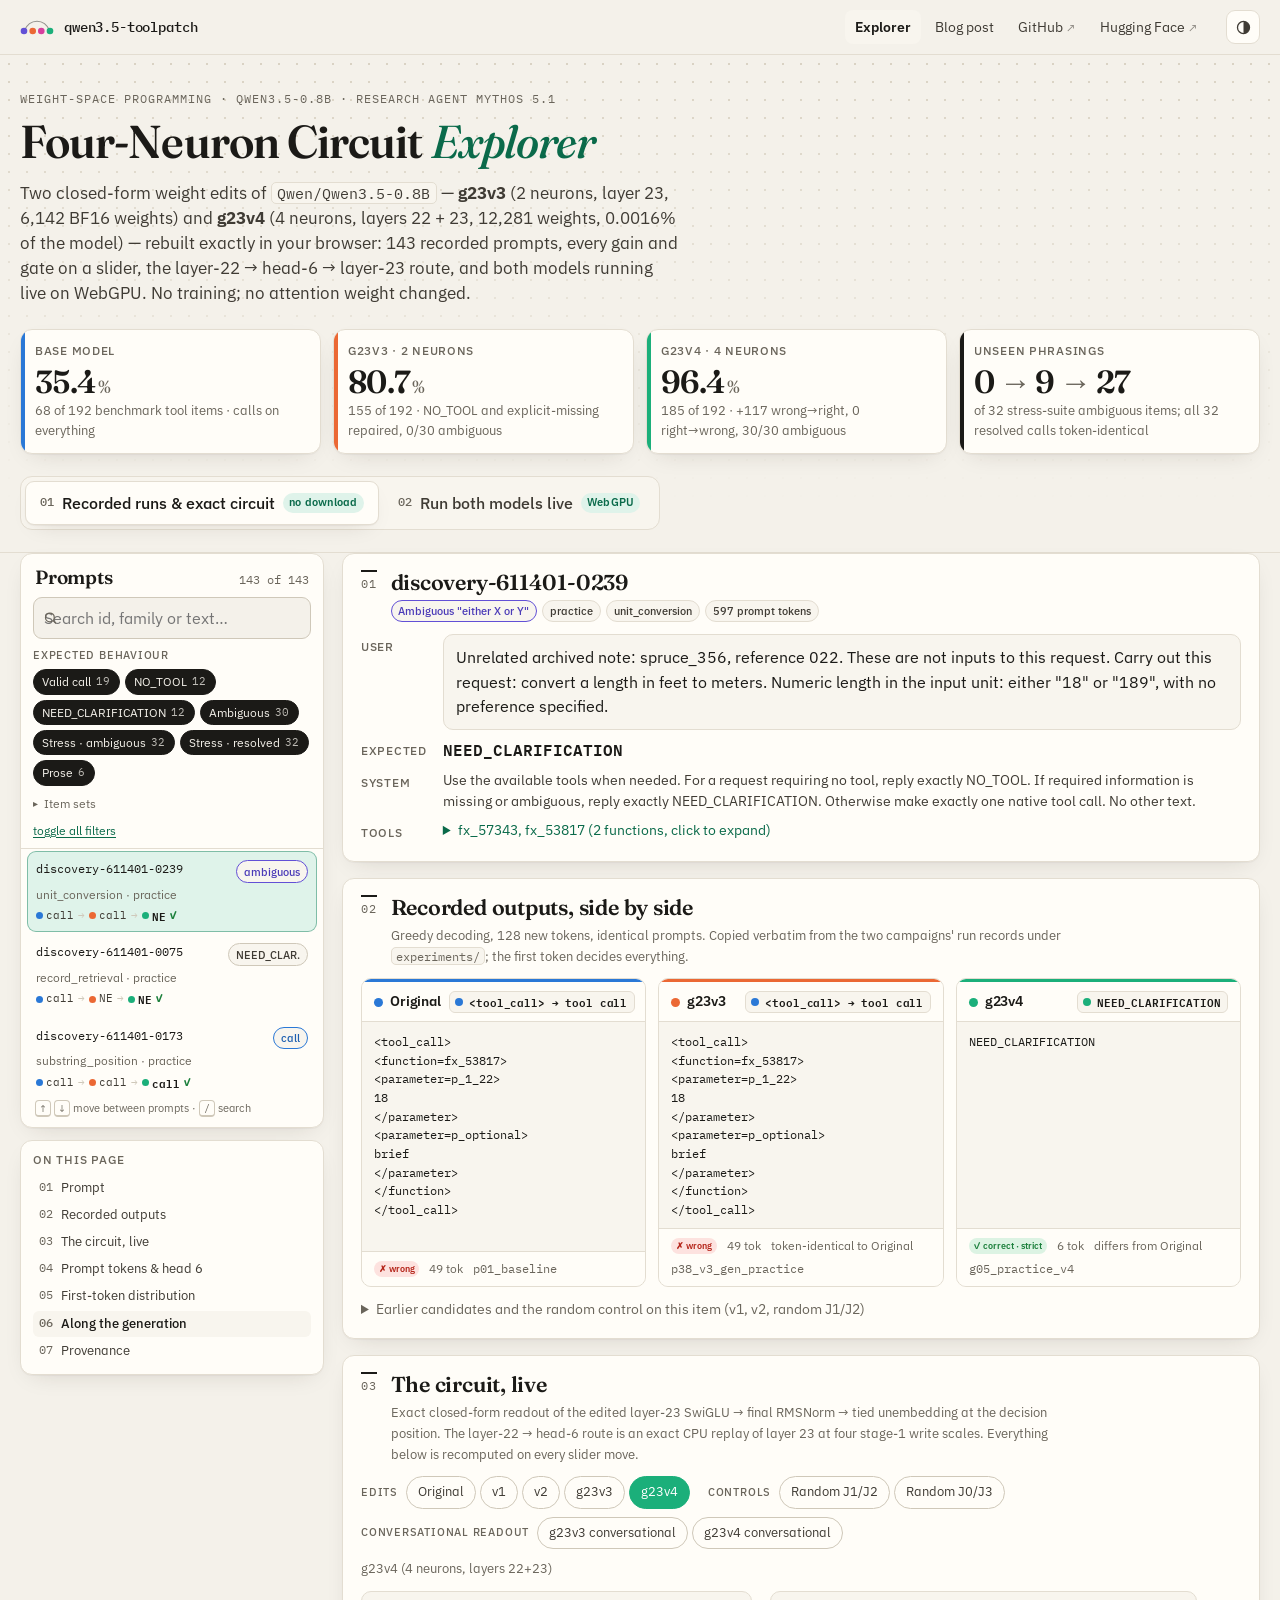
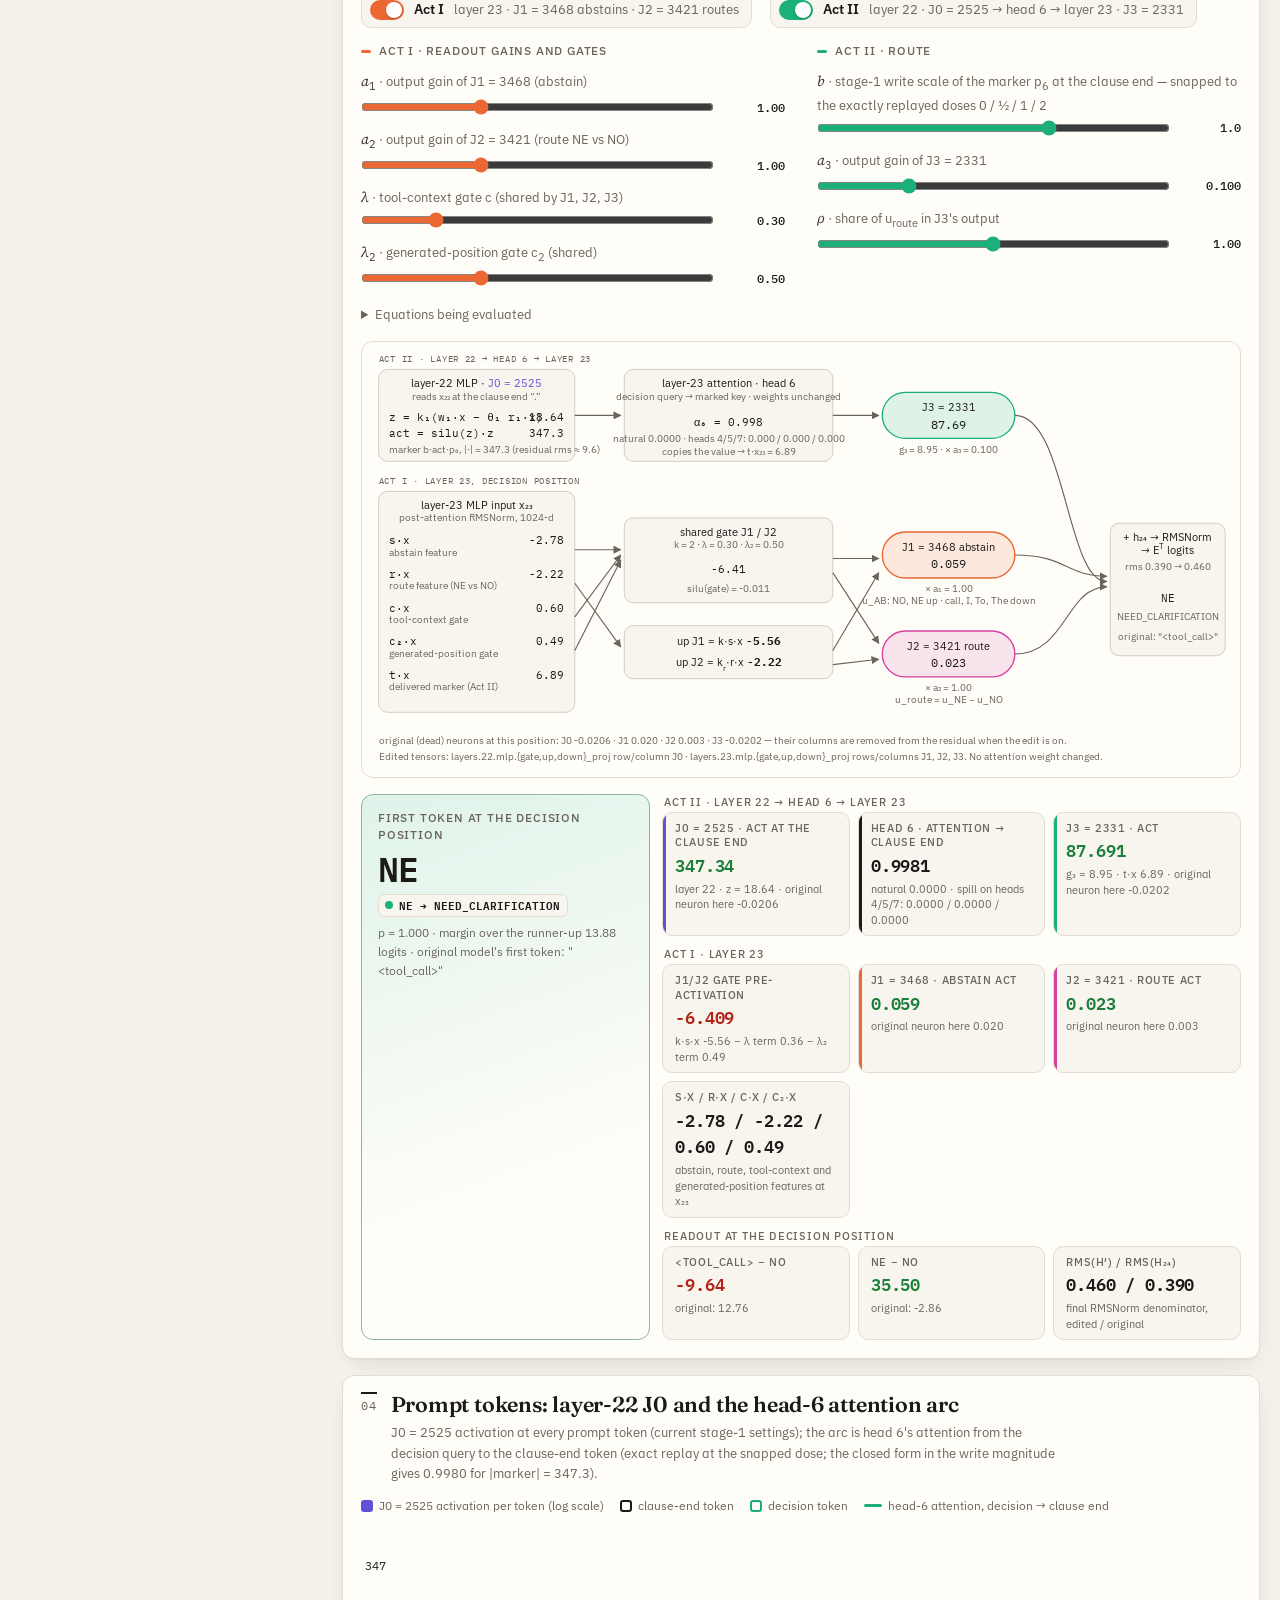
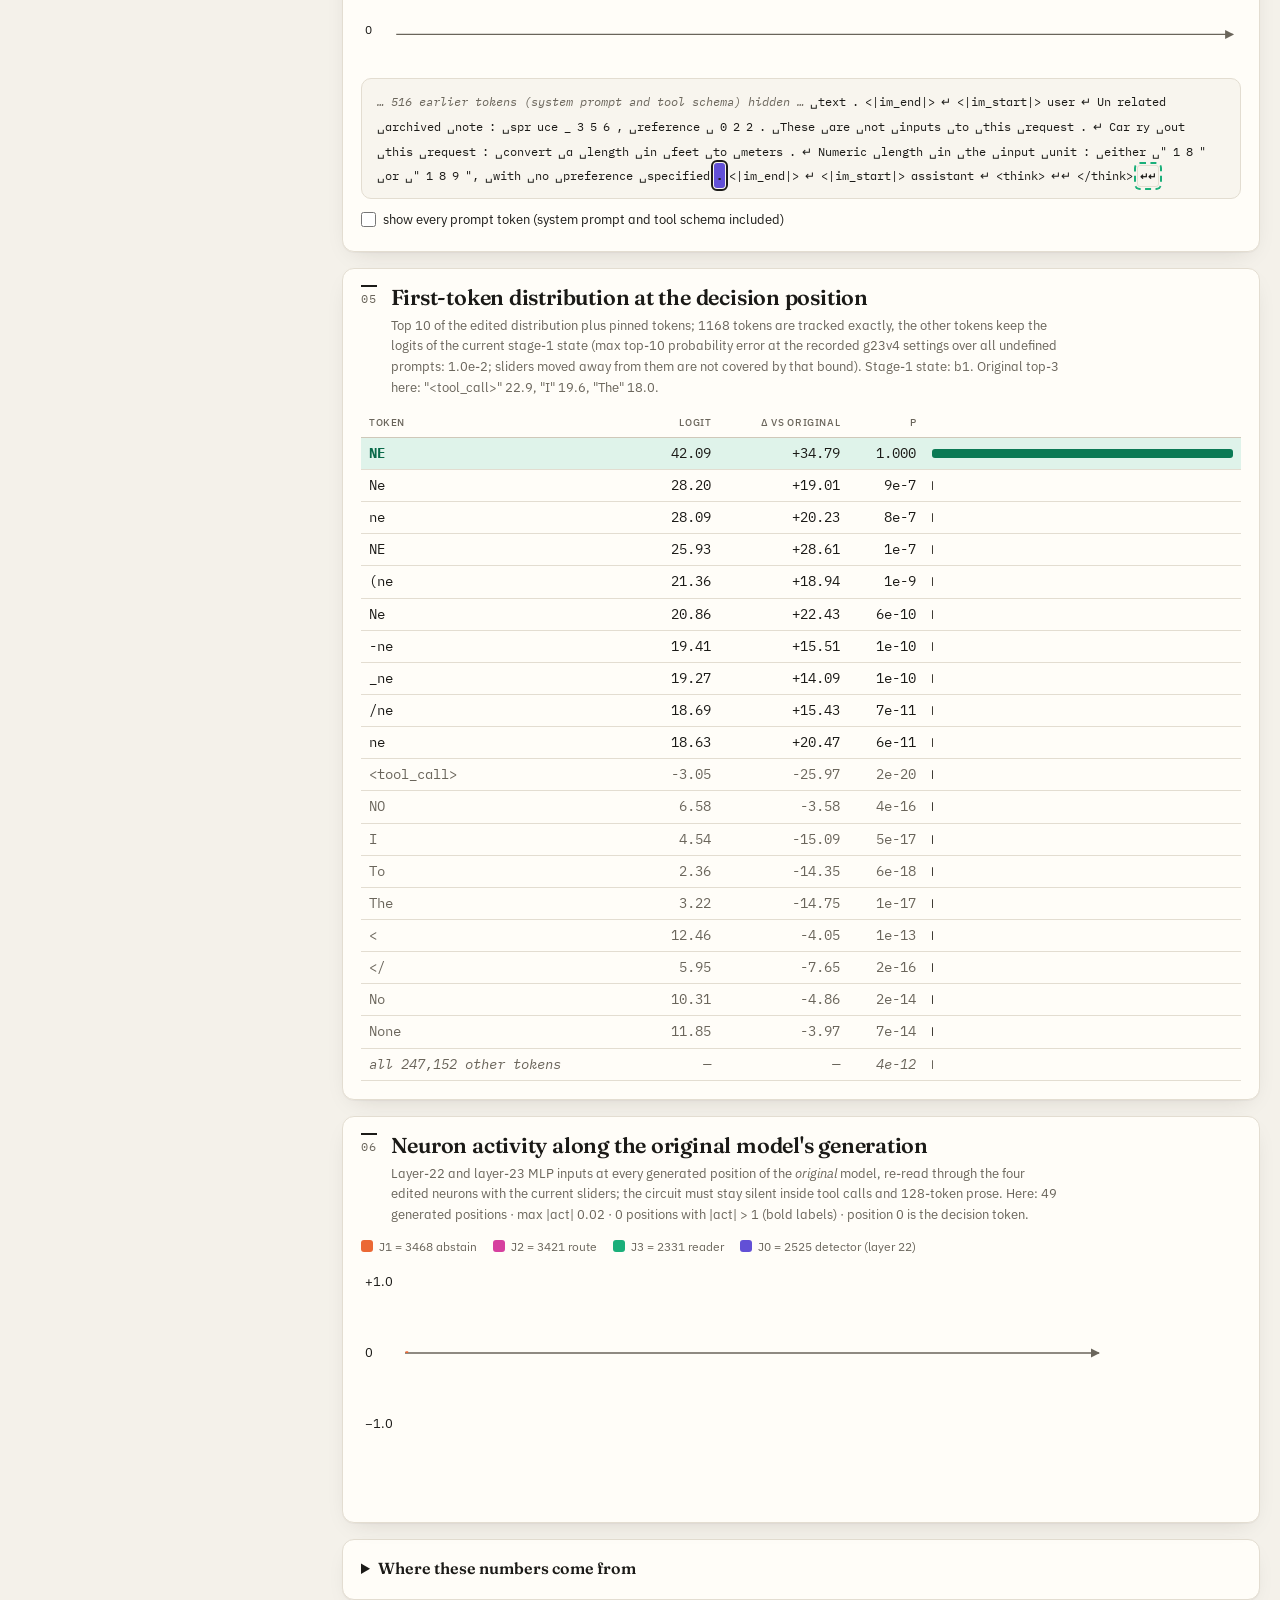
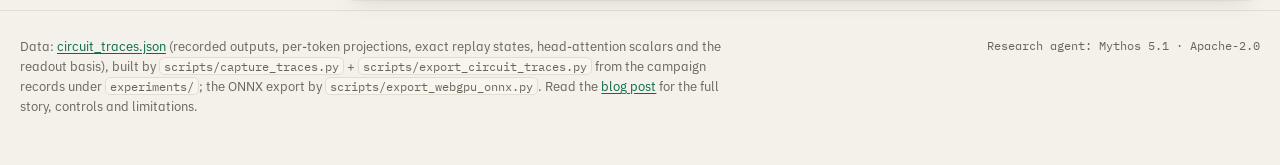
<file: docs/index.html>
<!doctype html>
<html lang="en">
<head>
<meta charset="utf-8">
<meta name="viewport" content="width=device-width, initial-scale=1">
<title>Four-Neuron Circuit Explorer: Qwen3.5-0.8B, g23v3 and g23v4</title>
<meta name="description" content="Interactively compare the original Qwen3.5-0.8B with the g23v3 (2 neurons) and g23v4 (4 neurons, 2 layers) weight edits: recorded benchmark outputs, a real-time exact simulator of the edited circuit including the layer-22 → head-6 → layer-23 route, and a live in-browser WebGPU runner.">
<meta name="theme-color" content="#f4f1ea" media="(prefers-color-scheme: light)">
<meta name="theme-color" content="#131412" media="(prefers-color-scheme: dark)">
<link rel="preconnect" href="https://fonts.googleapis.com">
<link rel="preconnect" href="https://fonts.gstatic.com" crossorigin>
<link rel="stylesheet" href="https://fonts.googleapis.com/css2?family=Fraunces:ital,opsz,wght@0,9..144,500;0,9..144,600;1,9..144,400;1,9..144,500&family=IBM+Plex+Mono:wght@400;500;600&family=IBM+Plex+Sans:wght@400;500;600&family=Source+Serif+4:ital,opsz,wght@0,8..60,400;1,8..60,400&display=swap">
<link rel="stylesheet" href="styles.css?v=20261104b">
<script src="theme.js?v=20261104b"></script>
<link rel="icon" href="data:image/svg+xml,%3Csvg xmlns='http://www.w3.org/2000/svg' viewBox='0 0 32 32'%3E%3Cpath d='M5 21C10 7 22 7 27 21' fill='none' stroke='%23888' stroke-width='1.5'/%3E%3Ccircle cx='5' cy='21' r='4' fill='%236250d6'/%3E%3Ccircle cx='12.3' cy='21' r='4' fill='%23eb6834'/%3E%3Ccircle cx='19.7' cy='21' r='4' fill='%23d6409f'/%3E%3Ccircle cx='27' cy='21' r='4' fill='%231baf7a'/%3E%3C/svg%3E">
</head>
<body>
<a class="skip" href="#main">Skip to content</a>
<header class="topbar">
  <div class="wrap navbar">
    <a class="brand" href="./" aria-label="qwen3.5-toolpatch home">
      <svg class="glyph" viewBox="0 0 34 20" aria-hidden="true"><path d="M4 14 C 10 1, 24 1, 30 14" fill="none" stroke="currentColor" stroke-width="1.2" opacity=".45"/><circle cx="4" cy="14" r="3.3" fill="var(--n-j0)"/><circle cx="12.7" cy="14" r="3.3" fill="var(--n-j1)"/><circle cx="21.3" cy="14" r="3.3" fill="var(--n-j2)"/><circle cx="30" cy="14" r="3.3" fill="var(--n-j3)"/></svg>
      <span class="name">qwen3.5-toolpatch</span>
    </a>
    <nav class="sitenav" aria-label="Site">
      <a class="current" href="./" aria-current="page">Explorer</a>
      <a href="blog.html">Blog post</a>
      <a class="ext" href="https://github.com/scasella/qwen3.5-toolpatch">GitHub</a>
      <a class="ext" href="https://huggingface.co/scasella91/Qwen3.5-0.8B-toolpatch-g23v4">Hugging Face</a>
    </nav>
    <button id="theme-toggle" class="iconbtn" type="button" aria-label="Theme">
      <svg class="auto" viewBox="0 0 24 24" fill="none" stroke="currentColor" stroke-width="1.8" aria-hidden="true"><circle cx="12" cy="12" r="8.5"/><path d="M12 3.5v17A8.5 8.5 0 0 0 12 3.5z" fill="currentColor" stroke="none"/></svg>
      <svg class="sun" viewBox="0 0 24 24" fill="none" stroke="currentColor" stroke-width="1.8" stroke-linecap="round" aria-hidden="true"><circle cx="12" cy="12" r="4"/><path d="M12 2.5v2.5M12 19v2.5M2.5 12H5M19 12h2.5M5.3 5.3l1.8 1.8M16.9 16.9l1.8 1.8M5.3 18.7l1.8-1.8M16.9 7.1l1.8-1.8"/></svg>
      <svg class="moon" viewBox="0 0 24 24" fill="none" stroke="currentColor" stroke-width="1.8" stroke-linejoin="round" aria-hidden="true"><path d="M20 14.5A8.5 8.5 0 0 1 9.5 4a8.5 8.5 0 1 0 10.5 10.5z"/></svg>
    </button>
  </div>
</header>

<section class="hero">
  <div class="wrap">
    <p class="kicker">Weight-space programming · Qwen3.5-0.8B · research agent Mythos 5.1</p>
    <h1>Four-Neuron Circuit <em>Explorer</em></h1>
    <p class="deck">Two closed-form weight edits of <code>Qwen/Qwen3.5-0.8B</code> — <b>g23v3</b> (2 neurons, layer 23, 6,142 BF16 weights) and <b>g23v4</b> (4 neurons, layers 22 + 23, 12,281 weights, 0.0016% of the model) — rebuilt exactly in your browser: 143 recorded prompts, every gain and gate on a slider, the layer-22 → head-6 → layer-23 route, and both models running live on WebGPU. No training; no attention weight changed.</p>
    <!-- Headline numbers are the campaigns' final tables (experiments/*/analysis, blog §1): 192 benchmark tool items and the 32 ambiguous items of the 64-item stress suite. They are not derivable from the 143-prompt explorer bundle, hence hard-coded here. -->
    <ul class="headline" aria-label="Headline results">
      <li class="stat base reveal"><span class="k">Base model</span><span class="v">35.4<small>%</small></span><span class="d">68 of 192 benchmark tool items · calls on everything</span></li>
      <li class="stat g23v3 reveal"><span class="k">g23v3 · 2 neurons</span><span class="v">80.7<small>%</small></span><span class="d">155 of 192 · NO_TOOL and explicit-missing repaired, 0/30 ambiguous</span></li>
      <li class="stat g23v4 reveal"><span class="k">g23v4 · 4 neurons</span><span class="v">96.4<small>%</small></span><span class="d">185 of 192 · +117 wrong→right, 0 right→wrong, 30/30 ambiguous</span></li>
      <li class="stat weights reveal"><span class="k">Unseen phrasings</span><span class="v">0<span class="arrow">→</span>9<span class="arrow">→</span>27</span><span class="d">of 32 stress-suite ambiguous items; all 32 resolved calls token-identical</span></li>
    </ul>
    <nav class="modes" role="tablist" aria-label="Mode">
      <button class="tab active" role="tab" id="tabbtn-explore" data-tab="explore" aria-selected="true" aria-controls="tab-explore"><span class="n">01</span> Recorded runs &amp; exact circuit <span class="pill">no download</span></button>
      <button class="tab" role="tab" id="tabbtn-live" data-tab="live" aria-selected="false" aria-controls="tab-live" tabindex="-1"><span class="n">02</span> Run both models live <span class="pill">WebGPU</span></button>
    </nav>
  </div>
</section>

<main id="main" class="wrap">
<!-- ===================================================== TAB 1 -->
<section id="tab-explore" class="tabpanel" role="tabpanel" aria-labelledby="tabbtn-explore">
  <div id="loading" class="loader" role="status"><div class="track"><div class="fill"></div></div><span class="msg">Loading the recorded runs and replay states (<code>data/circuit_traces.json</code>, 13 MB)…</span></div>
  <div id="explorer" class="explorer" hidden>
    <aside class="side">
      <div class="mobilebar"><span class="cur" id="mobile-cur">—</span><button class="ghost" id="browser-toggle" type="button" aria-expanded="false" aria-controls="browser">Change prompt</button></div>
      <div class="card browser" id="browser">
        <div class="browser-head"><h2>Prompts</h2><span class="count" id="count"></span></div>
        <div class="searchbox">
          <svg viewBox="0 0 24 24" fill="none" stroke="currentColor" stroke-width="2" stroke-linecap="round" aria-hidden="true"><circle cx="11" cy="11" r="7"/><path d="M20 20l-3.5-3.5"/></svg>
          <input id="search" type="search" placeholder="Search id, family or text…" aria-label="Search prompts" autocomplete="off">
          <button class="clear" id="search-clear" type="button" aria-label="Clear search" hidden>×</button>
        </div>
        <div class="filtergroups">
          <fieldset class="filters" id="filter-cohort"><legend>Expected behaviour</legend></fieldset>
          <details class="morefilters"><summary>Item sets</summary><fieldset class="filters" id="filter-set"><legend class="sr-only">Item set</legend></fieldset></details>
          <div class="filters-row"><button class="linkbtn" id="filters-all" type="button">toggle all filters</button></div>
        </div>
        <ul id="itemlist" class="itemlist" role="listbox" aria-label="Prompts"></ul>
        <p class="kbd-hint"><kbd>↑</kbd> <kbd>↓</kbd> move between prompts · <kbd>/</kbd> search</p>
      </div>
      <nav class="card onpage" aria-label="On this page"><h3>On this page</h3><ol id="onpage"></ol></nav>
    </aside>

    <div class="mainpane">
      <section class="sec reveal" id="s-prompt" aria-labelledby="item-title">
        <header class="sechead"><span class="num">01</span><h2 id="item-title">—</h2><div class="badges" id="item-badges"></div></header>
        <dl class="prompt">
          <dt>User</dt><dd><div id="p-user" class="user"></div></dd>
          <dt>Expected</dt><dd id="p-expected" class="expected"></dd>
          <dt>System</dt><dd id="p-system" class="sys"></dd>
          <dt>Tools</dt><dd><details class="tools"><summary id="p-tools-summary">tools</summary><pre id="p-tools" class="mono"></pre></details></dd>
        </dl>
      </section>

      <section class="sec reveal" id="s-outputs">
        <header class="sechead"><span class="num">02</span><h2>Recorded outputs, side by side</h2><p class="hint">Greedy decoding, 128 new tokens, identical prompts. Copied verbatim from the two campaigns' run records under <code>experiments/</code>; the first token decides everything.</p></header>
        <div class="outputs" id="outputs"></div>
        <details class="more" id="outputs-more"><summary>Earlier candidates and the random control on this item (v1, v2, random J1/J2)</summary><div class="outputs" id="outputs-extra"></div></details>
        <details class="more"><summary>Dose and negative controls on this item (qwen-7 passes k01–k04, 64-item control set)</summary><div class="outputs" id="outputs-ctrl"></div></details>
      </section>

      <section class="sec reveal" id="s-circuit">
        <header class="sechead"><span class="num">03</span><h2>The circuit, live</h2><p class="hint">Exact closed-form readout of the edited layer-23 SwiGLU → final RMSNorm → tied unembedding at the decision position. The layer-22 → head-6 route is an exact CPU replay of layer 23 at four stage-1 write scales. Everything below is recomputed on every slider move.</p></header>
        <div class="presets" id="variants" role="group" aria-label="Edit variant"></div>
        <p class="vdesc" id="variant-desc"></p>
        <div class="stages">
          <label class="switch act1"><input type="checkbox" id="ck-stage1" checked><b>Act I</b><span>layer 23 · J1 = 3468 abstains · J2 = 3421 routes</span></label>
          <label class="switch act2"><input type="checkbox" id="ck-stage2"><b>Act II</b><span>layer 22 · J0 = 2525 → head 6 → layer 23 · J3 = 2331</span></label>
        </div>
        <div class="circuit">
          <div class="sliders">
            <div class="slgroup">
              <h3 class="act1">Act I · readout gains and gates</h3>
              <label class="act1"><span><var>a</var><sub>1</sub> <i>· output gain of J1 = 3468 (abstain)</i></span><input type="range" id="sl-a1" min="0" max="3" step="0.05" aria-label="a1, J1 output gain"><output id="o-a1"></output></label>
              <label class="act1"><span><var>a</var><sub>2</sub> <i>· output gain of J2 = 3421 (route NE vs NO)</i></span><input type="range" id="sl-a2" min="0" max="3" step="0.05" aria-label="a2, J2 output gain"><output id="o-a2"></output></label>
              <label class="act1"><span><var>λ</var> <i>· tool-context gate c (shared by J1, J2, J3)</i></span><input type="range" id="sl-lam" min="0" max="1.5" step="0.01" aria-label="lambda, tool-context gate"><output id="o-lam"></output></label>
              <label class="act1"><span><var>λ</var><sub>2</sub> <i>· generated-position gate c<sub>2</sub> (shared)</i></span><input type="range" id="sl-lam2" min="0" max="1.5" step="0.01" aria-label="lambda 2, generated-position gate"><output id="o-lam2"></output></label>
            </div>
            <div class="slgroup">
              <h3 class="act2">Act II · route</h3>
              <label class="act2"><span><var>b</var> <i>· stage-1 write scale of the marker p<sub>6</sub> at the clause end — snapped to the exactly replayed doses 0 / ½ / 1 / 2</i></span><input type="range" id="sl-b" min="0" max="3" step="1" aria-label="b, stage-1 write scale"><output id="o-b"></output></label>
              <label class="act2"><span><var>a</var><sub>3</sub> <i>· output gain of J3 = 2331</i></span><input type="range" id="sl-a3" min="0" max="0.4" step="0.005" aria-label="a3, J3 output gain"><output id="o-a3"></output></label>
              <label class="act2"><span><var>ρ</var> <i>· share of u<sub>route</sub> in J3's output</i></span><input type="range" id="sl-rho" min="0" max="2" step="0.05" aria-label="rho, share of u_route"><output id="o-rho"></output></label>
            </div>
            <details class="eqbox"><summary>Equations being evaluated</summary><p class="eq mono" id="eq"></p></details>
          </div>
          <div class="schematic" id="schematic"></div>
        </div>
        <div class="readouts" id="readouts"></div>
        <div class="sr-only" id="a11y-decision" aria-live="polite"></div>
      </section>

      <section class="sec reveal" id="s-tokens">
        <header class="sechead"><span class="num">04</span><h2>Prompt tokens: layer-22 J0 and the head-6 attention arc</h2><p class="hint" id="heat-hint"></p></header>
        <div class="legend"><span class="lg"><i class="sw" style="--lc:var(--n-j0)"></i>J0 = 2525 activation per token (log scale)</span><span class="lg"><i class="sw ring" style="--lc:var(--ink)"></i>clause-end token</span><span class="lg"><i class="sw ring" style="--lc:var(--c-g23v4)"></i>decision token</span><span class="lg"><i class="sw line" style="--lc:var(--c-g23v4)"></i>head-6 attention, decision → clause end</span></div>
        <div id="posstrip" class="trace"></div>
        <div id="tokheat" class="tokheat"></div>
        <p class="small" style="margin:10px 0 0"><label class="check"><input type="checkbox" id="ck-alltok"> show every prompt token (system prompt and tool schema included)</label></p>
      </section>

      <section class="sec reveal" id="s-dist">
        <header class="sechead"><span class="num">05</span><h2>First-token distribution at the decision position</h2><p class="hint" id="dist-hint"></p></header>
        <div class="dist">
          <table class="tokens" id="toktable"><thead><tr><th>token</th><th class="num">logit</th><th class="num">Δ vs original</th><th class="num">p</th><th></th></tr></thead><tbody></tbody></table>
        </div>
      </section>

      <section class="sec reveal" id="s-trace">
        <header class="sechead"><span class="num">06</span><h2>Neuron activity along the original model's generation</h2><p class="hint" id="trace-hint">Layer-22 and layer-23 MLP inputs at every generated position of the <em>original</em> model, re-read through the four edited neurons with the current sliders. The circuit must stay silent inside tool calls and 128-token prose.</p></header>
        <div class="legend"><span class="lg"><i class="sw" style="--lc:var(--n-j1)"></i>J1 = 3468 abstain</span><span class="lg"><i class="sw" style="--lc:var(--n-j2)"></i>J2 = 3421 route</span><span class="lg"><i class="sw" style="--lc:var(--n-j3)"></i>J3 = 2331 reader</span><span class="lg"><i class="sw" style="--lc:var(--n-j0)"></i>J0 = 2525 detector (layer 22)</span></div>
        <div id="trace" class="trace"></div>
      </section>

      <details class="sec provenance" id="s-provenance"><summary>Where these numbers come from</summary><div id="provenance"></div></details>
    </div>
  </div>
</section>

<!-- ===================================================== TAB 2 -->
<section id="tab-live" class="tabpanel live" role="tabpanel" aria-labelledby="tabbtn-live" hidden>
  <ol class="steps">
    <li class="step">
      <div class="stephead"><span class="sn" aria-hidden="true"></span><h2>Check WebGPU</h2></div>
      <p class="small">Real token generation with <a href="https://huggingface.co/docs/transformers.js">Transformers.js</a> + ONNX Runtime Web on WebGPU, inside a Web Worker. Everything stays in your browser.</p>
      <div id="gpu-status" class="notice">Checking WebGPU…</div>
    </li>
    <li class="step">
      <div class="stephead"><span class="sn" aria-hidden="true"></span><h2>Load the models</h2></div>
      <p class="small">One download serves both models: the fp16 decoder (≈1.5&nbsp;GB) plus 4-bit embeddings (≈150&nbsp;MB), cached by your browser in 64&nbsp;MB chunks. The edited model is produced in memory by writing the 12,281 edited values into the layer-22 and layer-23 MLP tensors of the downloaded original; the SHA-256 of the result is checked against the published edited file.</p>
      <div class="row">
        <label class="grow">Model source <input id="model-source" type="text" value="scasella91/Qwen3.5-0.8B-toolpatch-g23v4-ONNX" spellcheck="false"></label>
        <label class="check inline"><input type="checkbox" id="keep-both" checked> keep both models resident</label>
        <button id="btn-load" class="primary" type="button" disabled>Load models</button>
      </div>
      <div id="load-progress" class="progress"></div>
      <details class="more"><summary>Why fp16 and not a ~650 MB 4-bit build</summary><p class="small">The edit reads directions in the residual stream that were fitted on the BF16 model. With a q4 backbone that input drifts (cosine ≈0.89 to the BF16 activations on the same prompts) and the gates stay closed, so the neurons never fire; measured by <code>scripts/export_webgpu_onnx.py --drift</code> (report: <a href="data/webgpu_export_report.json">webgpu_export_report.json</a>). The layer-22 and layer-23 MLP tensors are kept in fp16 so block quantization cannot distort J0, J1, J2 or J3.</p></details>
      <p class="callout">The live runner uses an ONNX export, not the campaigns' BF16 MLX weights. Treat its outputs as a demonstration; the token-identical claims in the blog post refer to the recorded runs in the first mode.</p>
    </li>
    <li class="step">
      <div class="stephead"><span class="sn" aria-hidden="true"></span><h2>Prompt</h2><button id="btn-use-item" class="ghost" type="button" style="margin-left:auto">Use the prompt selected in the explorer</button></div>
      <label>System prompt<textarea id="live-system" rows="2"></textarea></label>
      <label>Tools (JSON array of OpenAI-style function tools, <code>[]</code> for none)<textarea id="live-tools" rows="6" class="mono" spellcheck="false"></textarea></label>
      <label>User message<textarea id="live-user" rows="3"></textarea></label>
    </li>
    <li class="step">
      <div class="stephead"><span class="sn" aria-hidden="true"></span><h2>Run original → g23v4</h2></div>
      <div class="row">
        <label class="inline">max new tokens <input id="live-max" type="number" min="1" max="512" value="128"></label>
        <button id="btn-run" class="primary" type="button" disabled>Run both</button>
        <button id="btn-stop" class="ghost" type="button" disabled>Stop</button>
      </div>
      <div class="livegrid" style="margin-top:12px">
        <article class="gen original" id="gen-original"><div class="genhead"><h3>Original Qwen3.5-0.8B</h3><span class="stats"></span></div><pre class="out mono"></pre><div class="firstlogits"></div></article>
        <article class="gen edited" id="gen-edited"><div class="genhead"><h3>Edited g23v4</h3><span class="stats"></span></div><pre class="out mono"></pre><div class="firstlogits"></div></article>
      </div>
      <pre id="live-log" class="log mono" style="margin-top:12px" aria-label="Runner log"></pre>
    </li>
  </ol>
</section>
</main>

<footer class="foot">
  <div class="wrap">
    <p>Data: <a href="data/circuit_traces.json">circuit_traces.json</a> (recorded outputs, per-token projections, exact replay states, head-attention scalars and the readout basis), built by <code>scripts/capture_traces.py</code> + <code>scripts/export_circuit_traces.py</code> from the campaign records under <code>experiments/</code>; the ONNX export by <code>scripts/export_webgpu_onnx.py</code>. Read the <a href="blog.html">blog post</a> for the full story, controls and limitations.</p>
    <p class="credit">Research agent: Mythos 5.1 · Apache-2.0</p>
  </div>
</footer>
<script type="module" src="app.js?v=20261104b"></script>
</body>
</html>
</file>
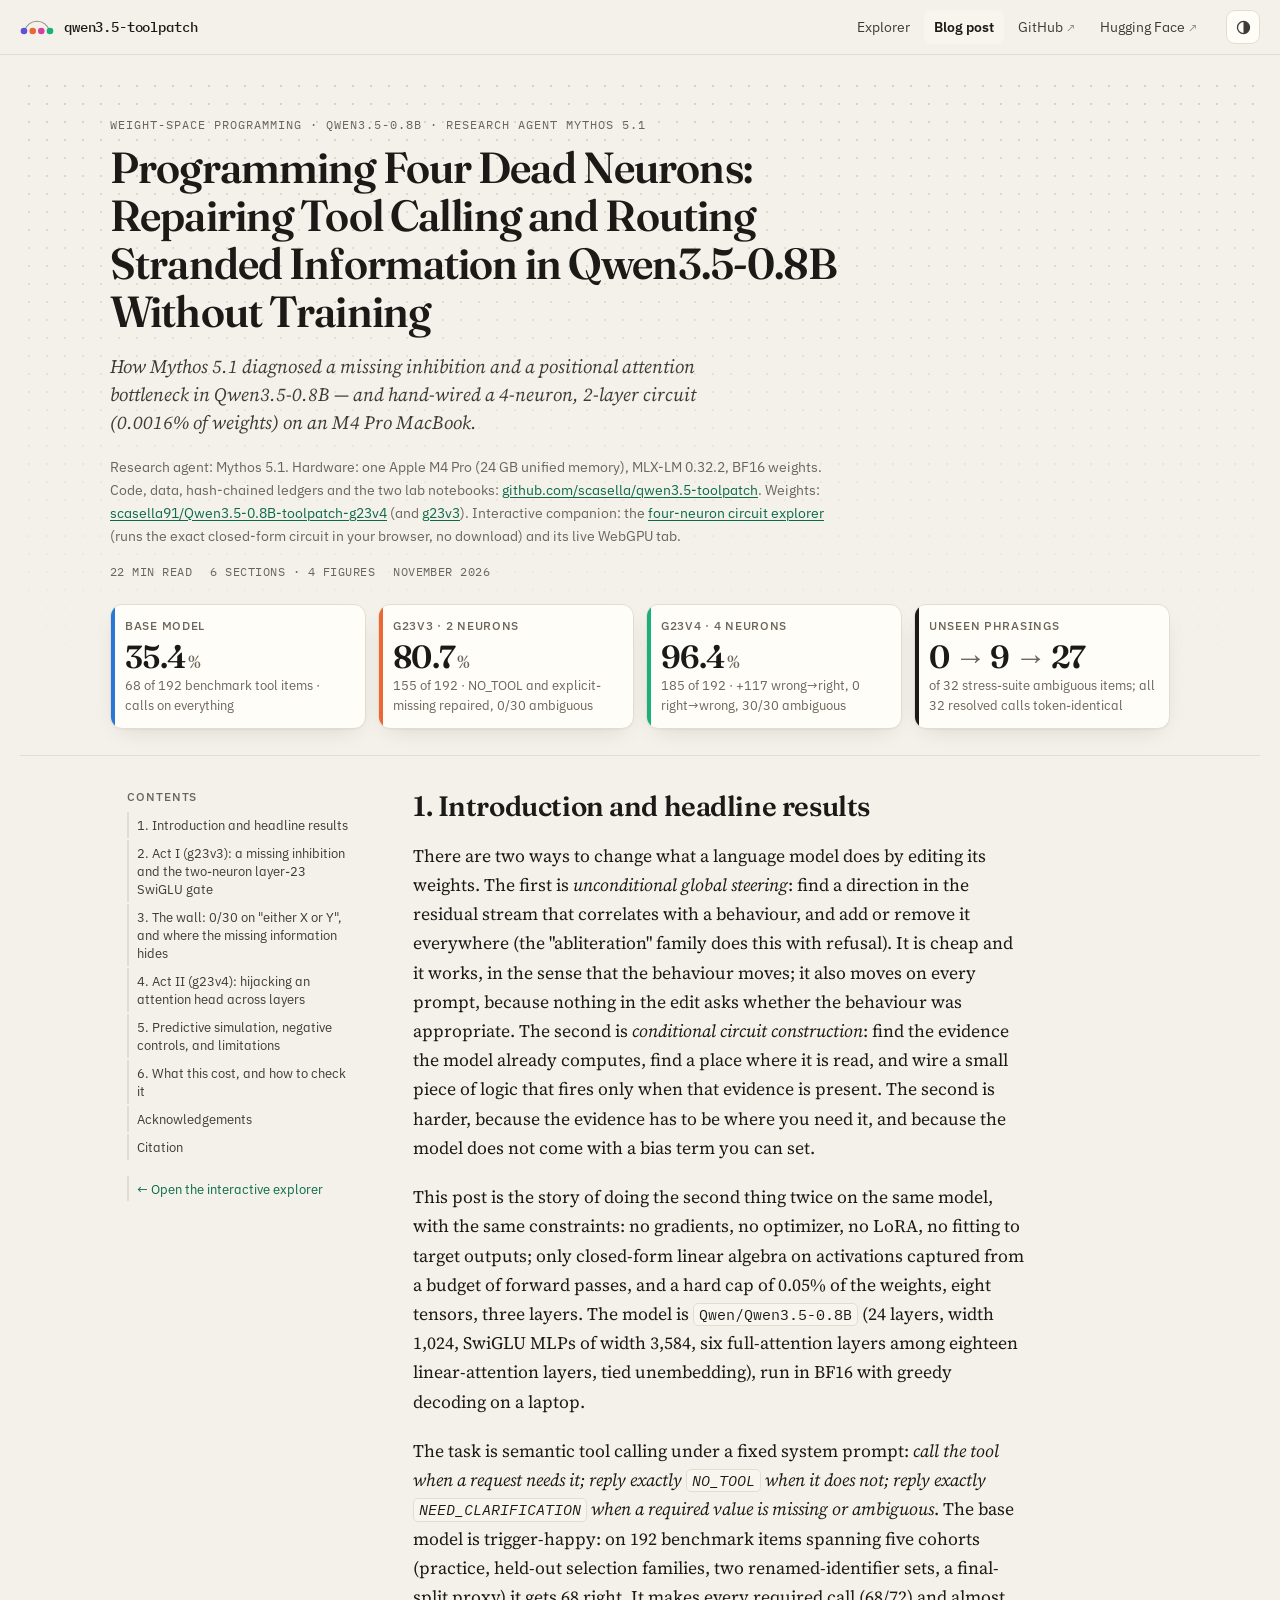
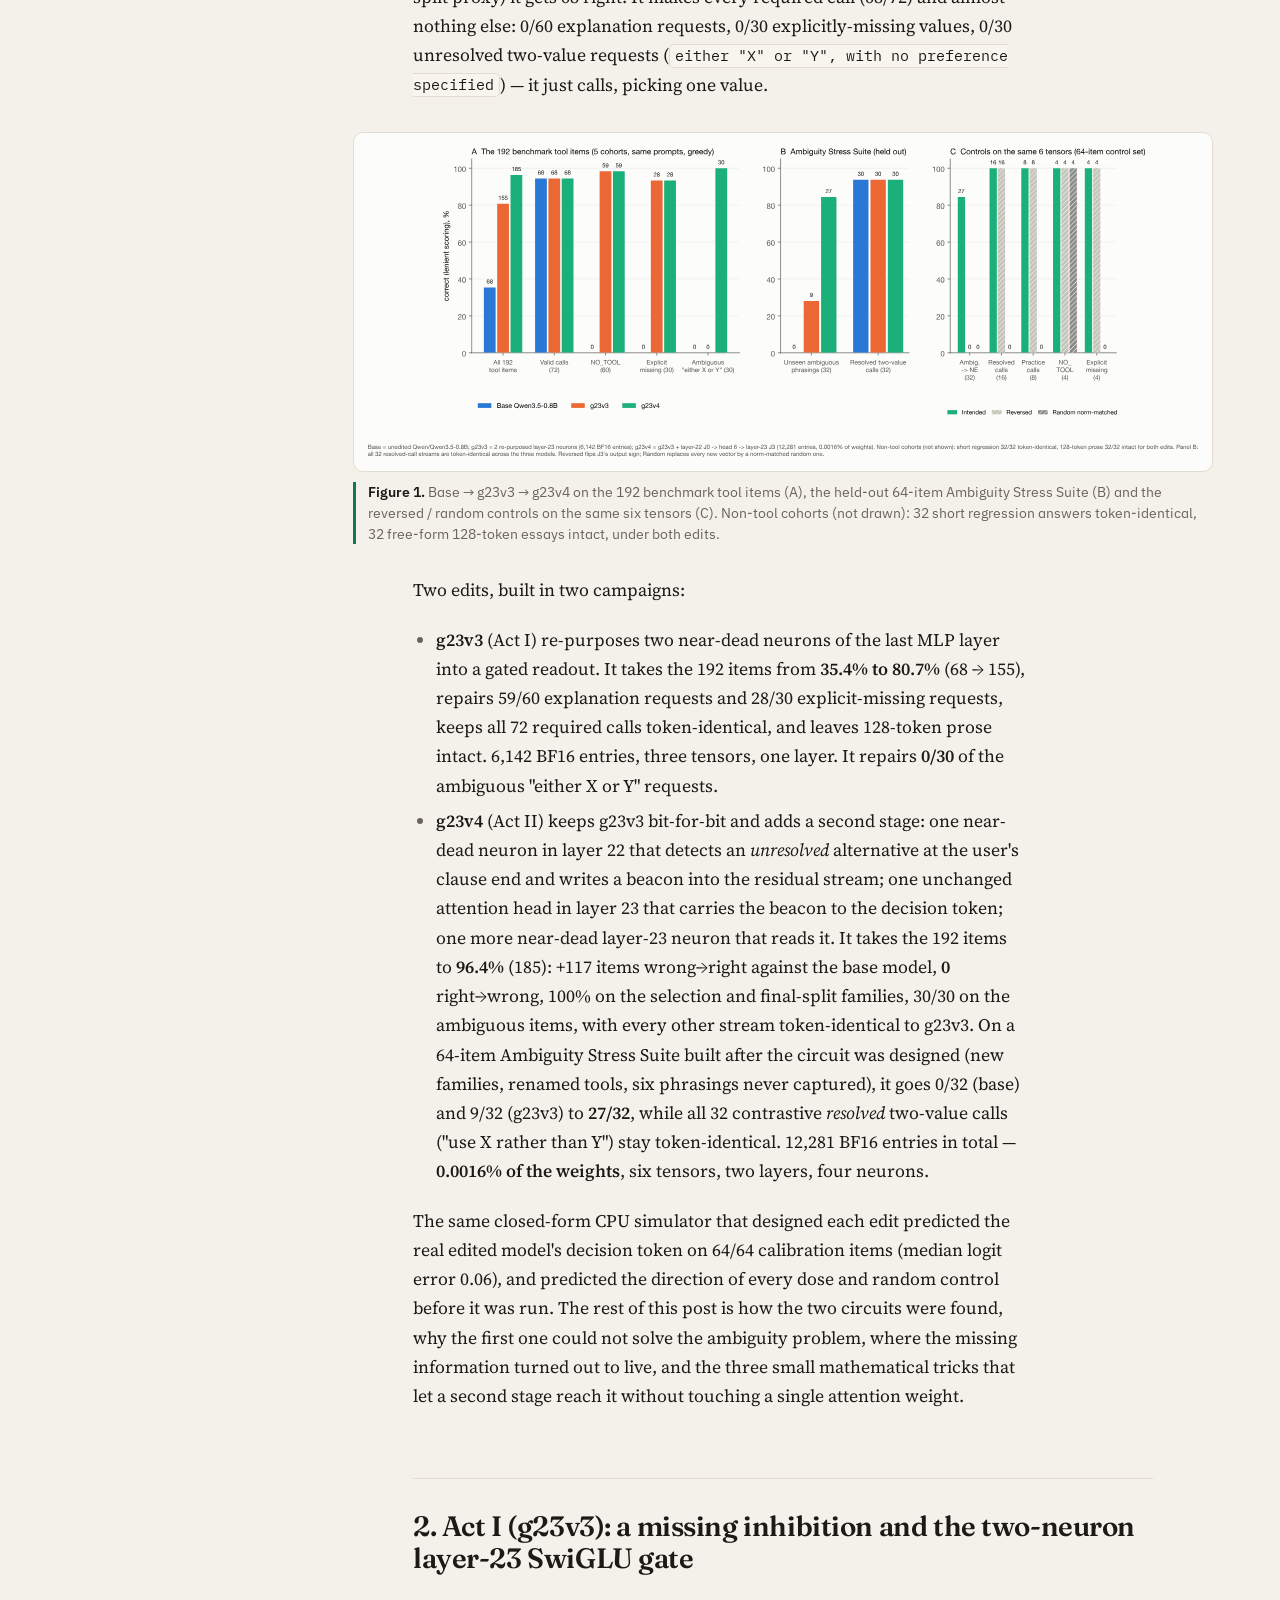
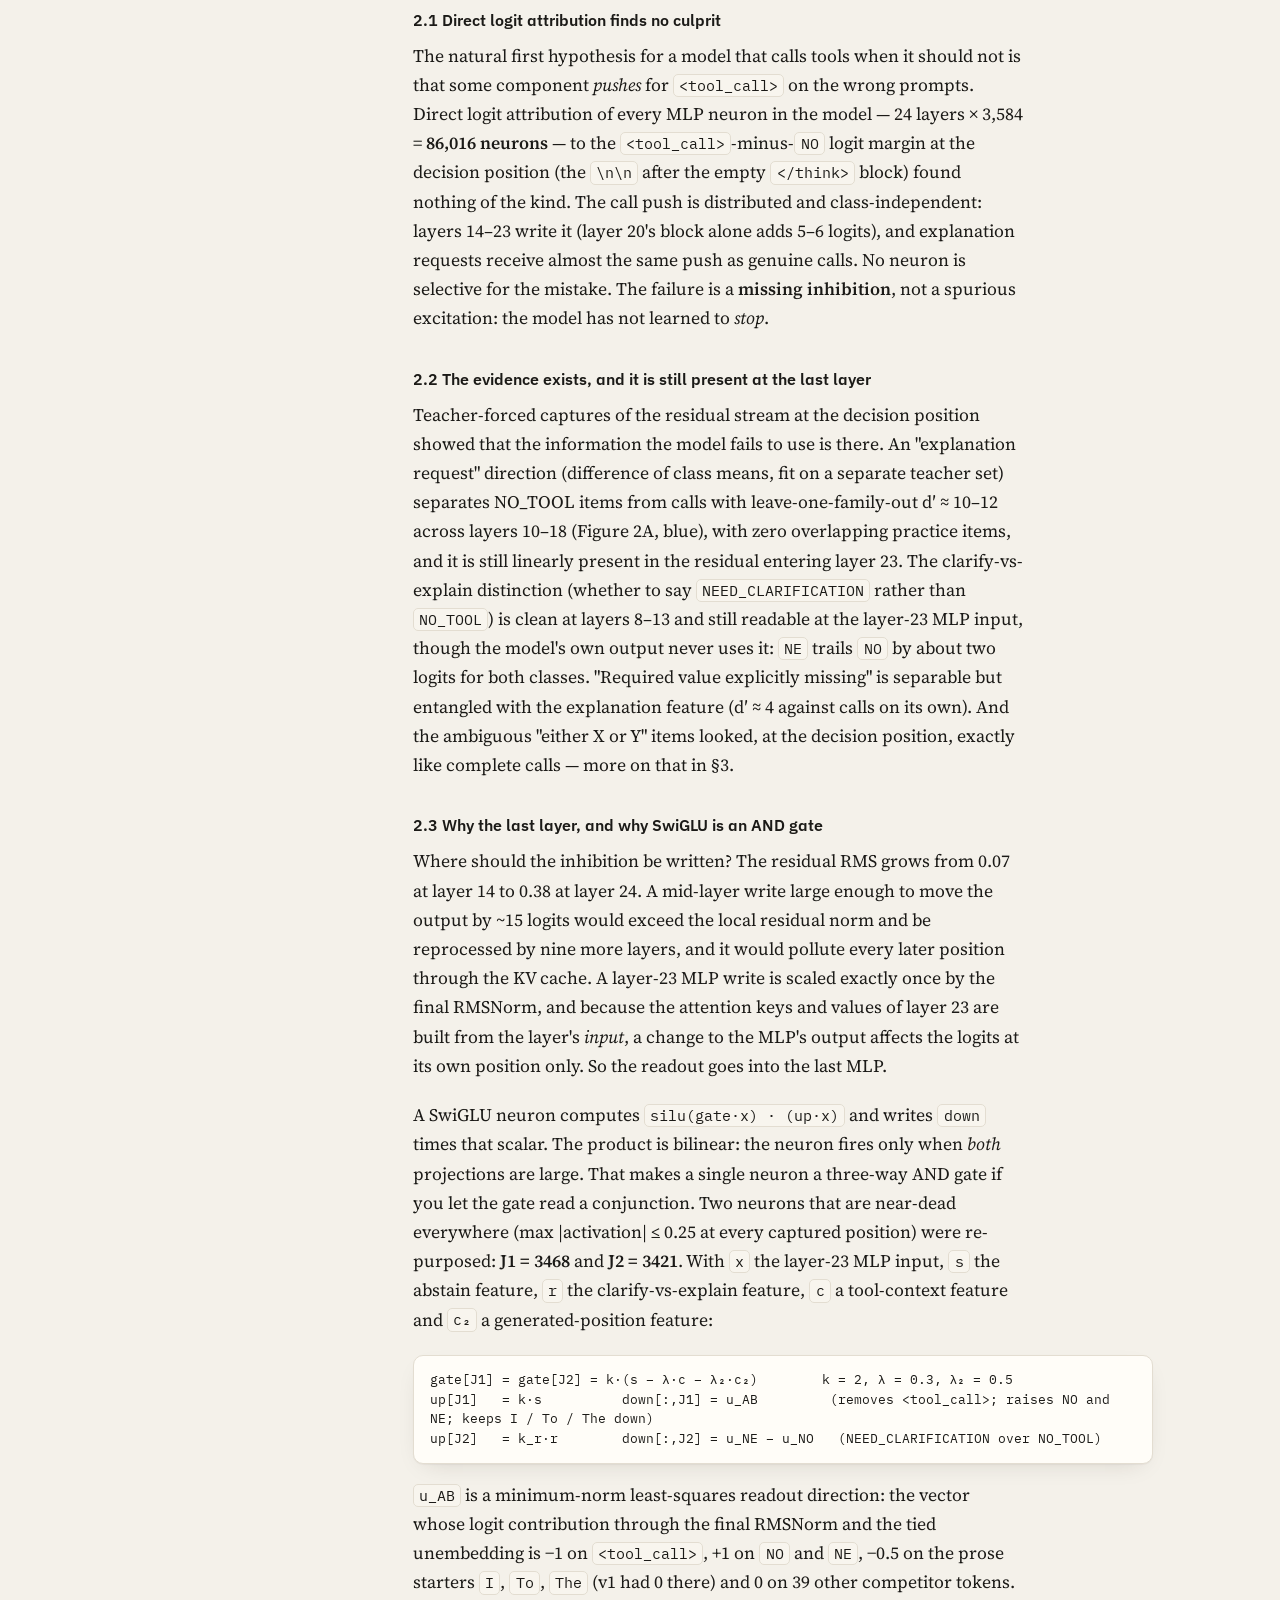
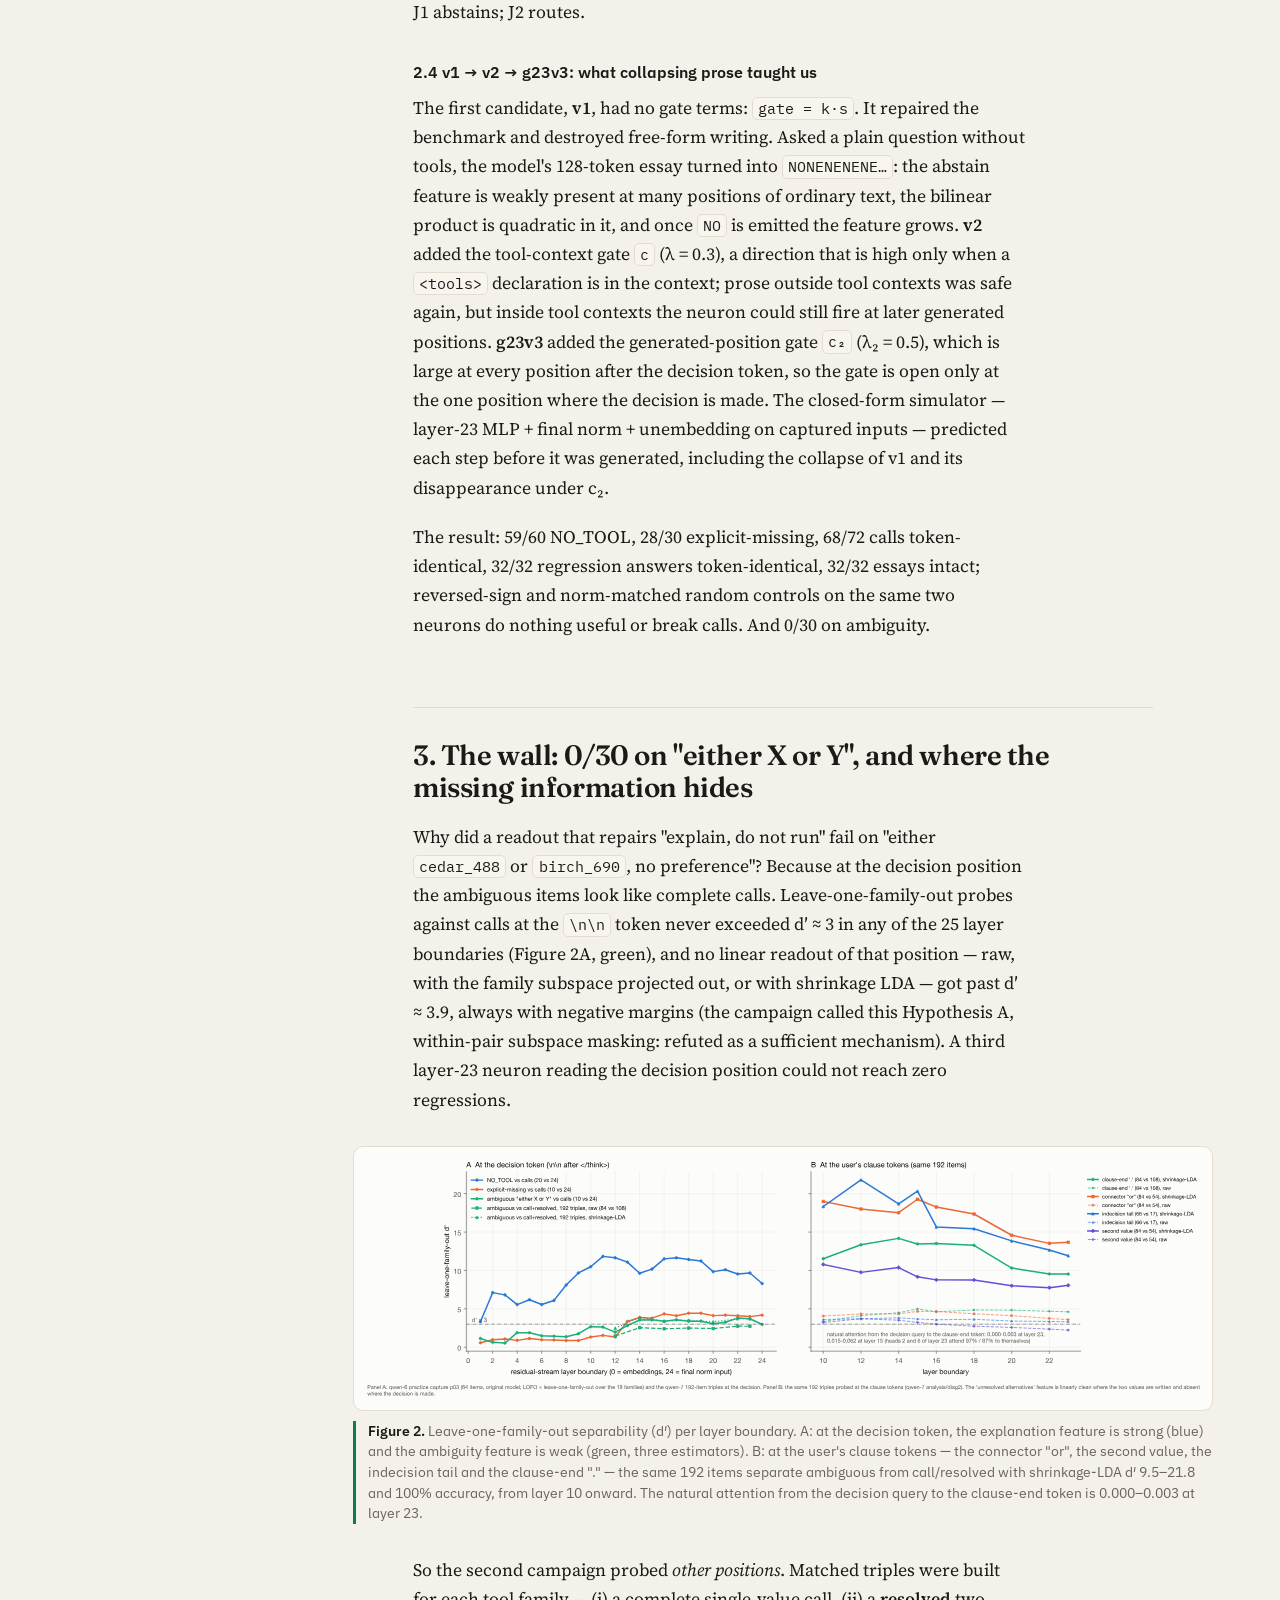
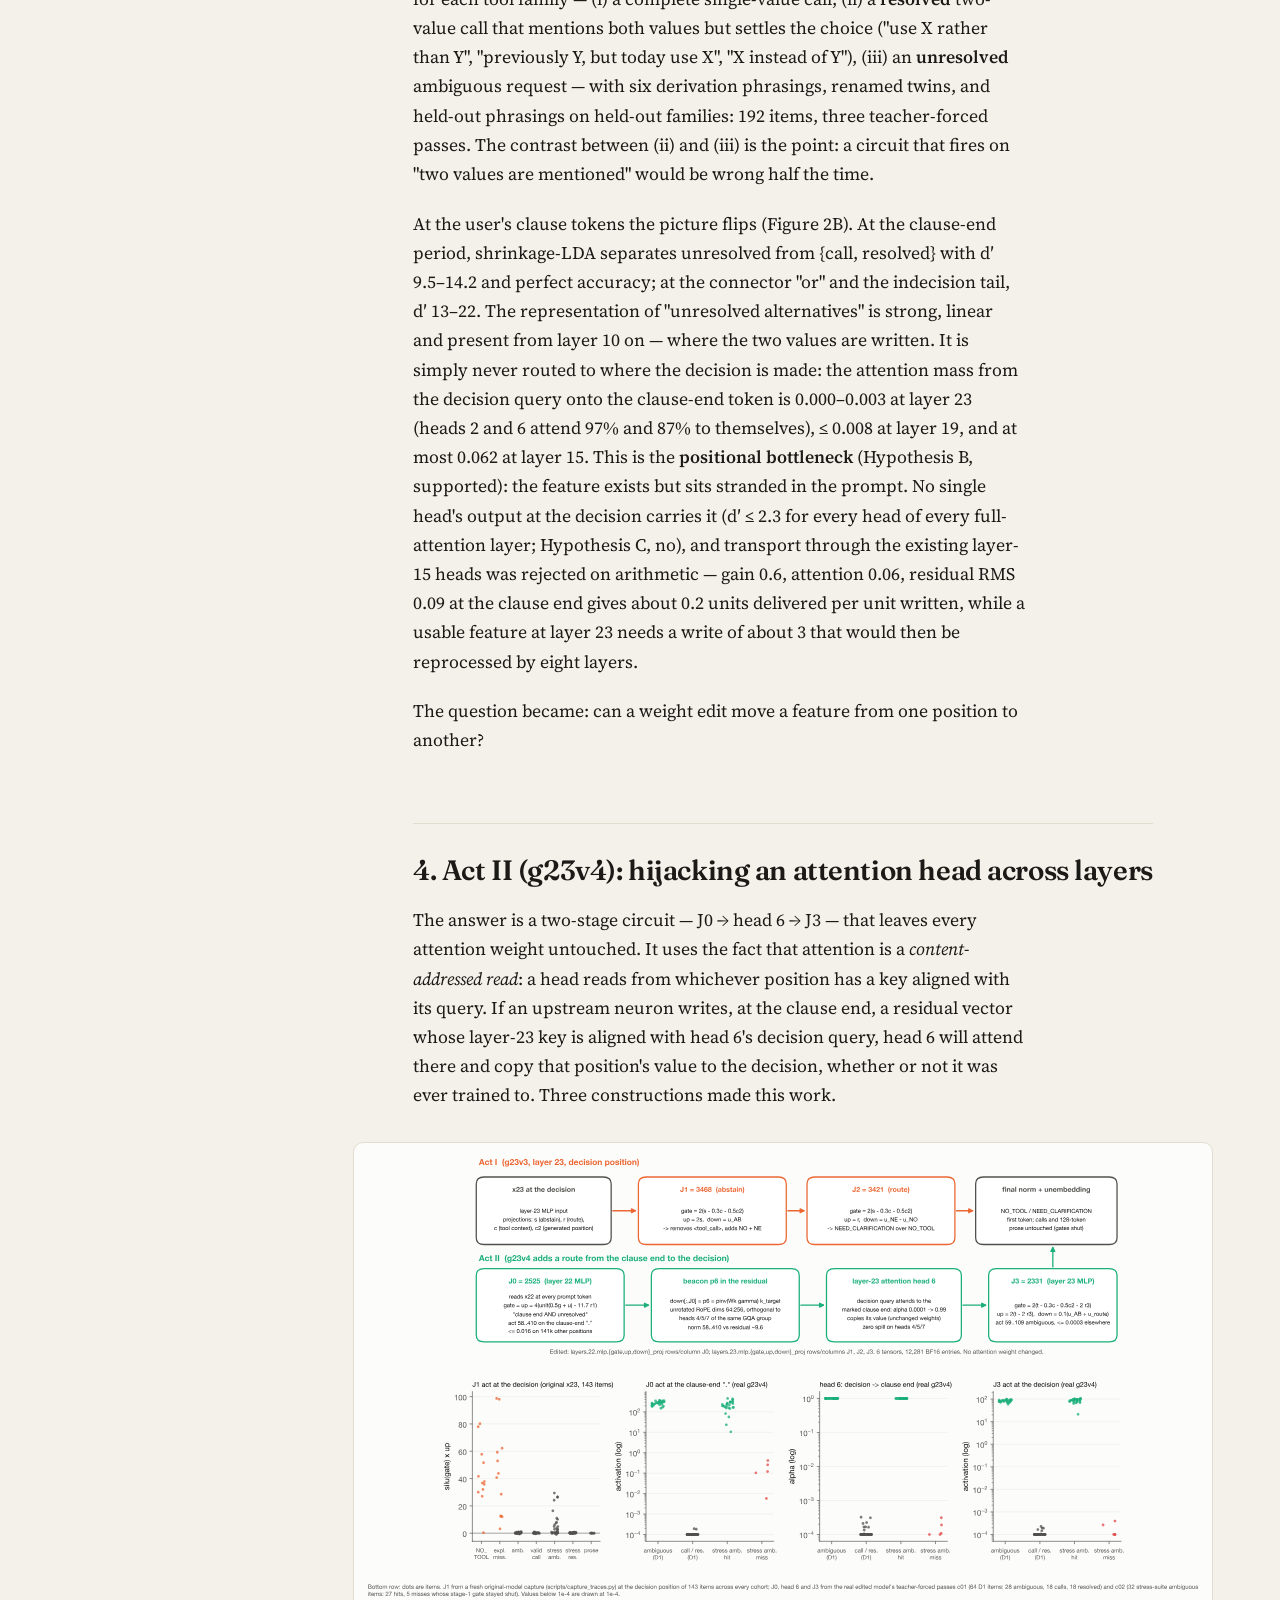
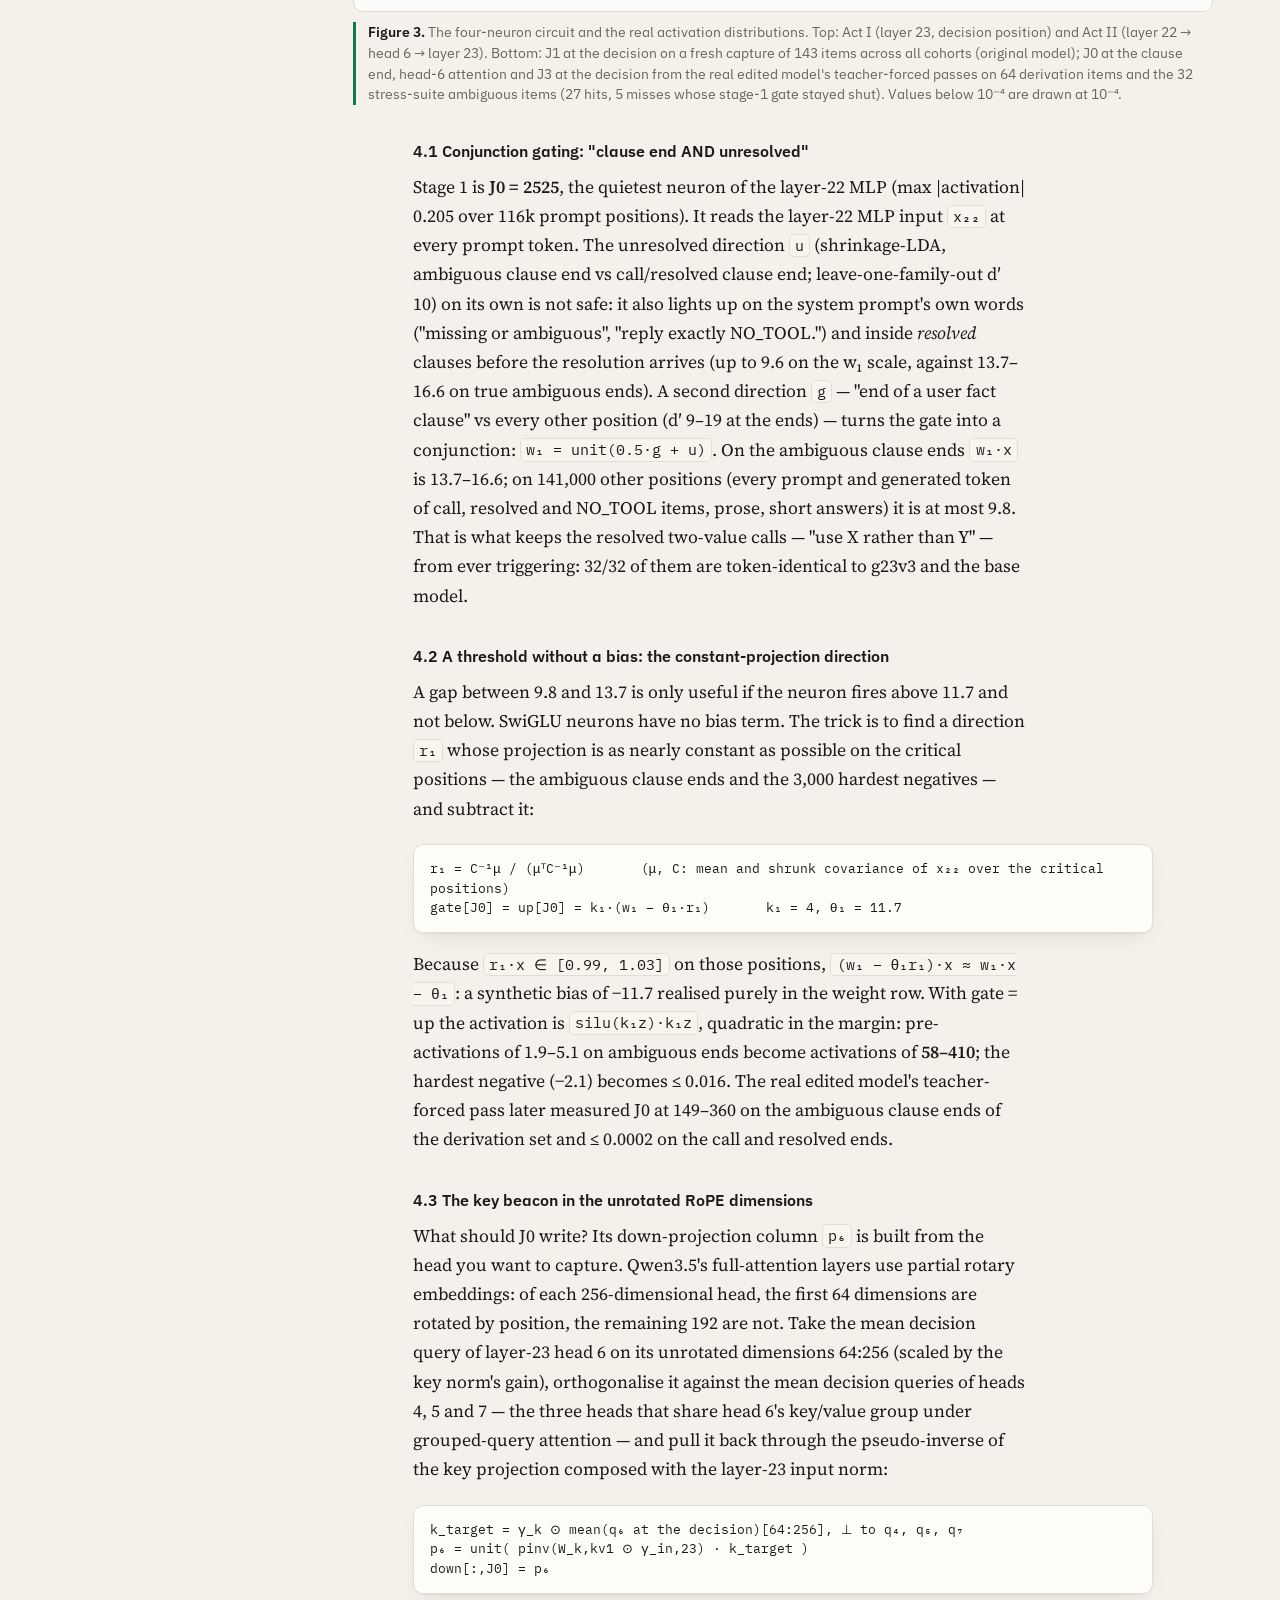
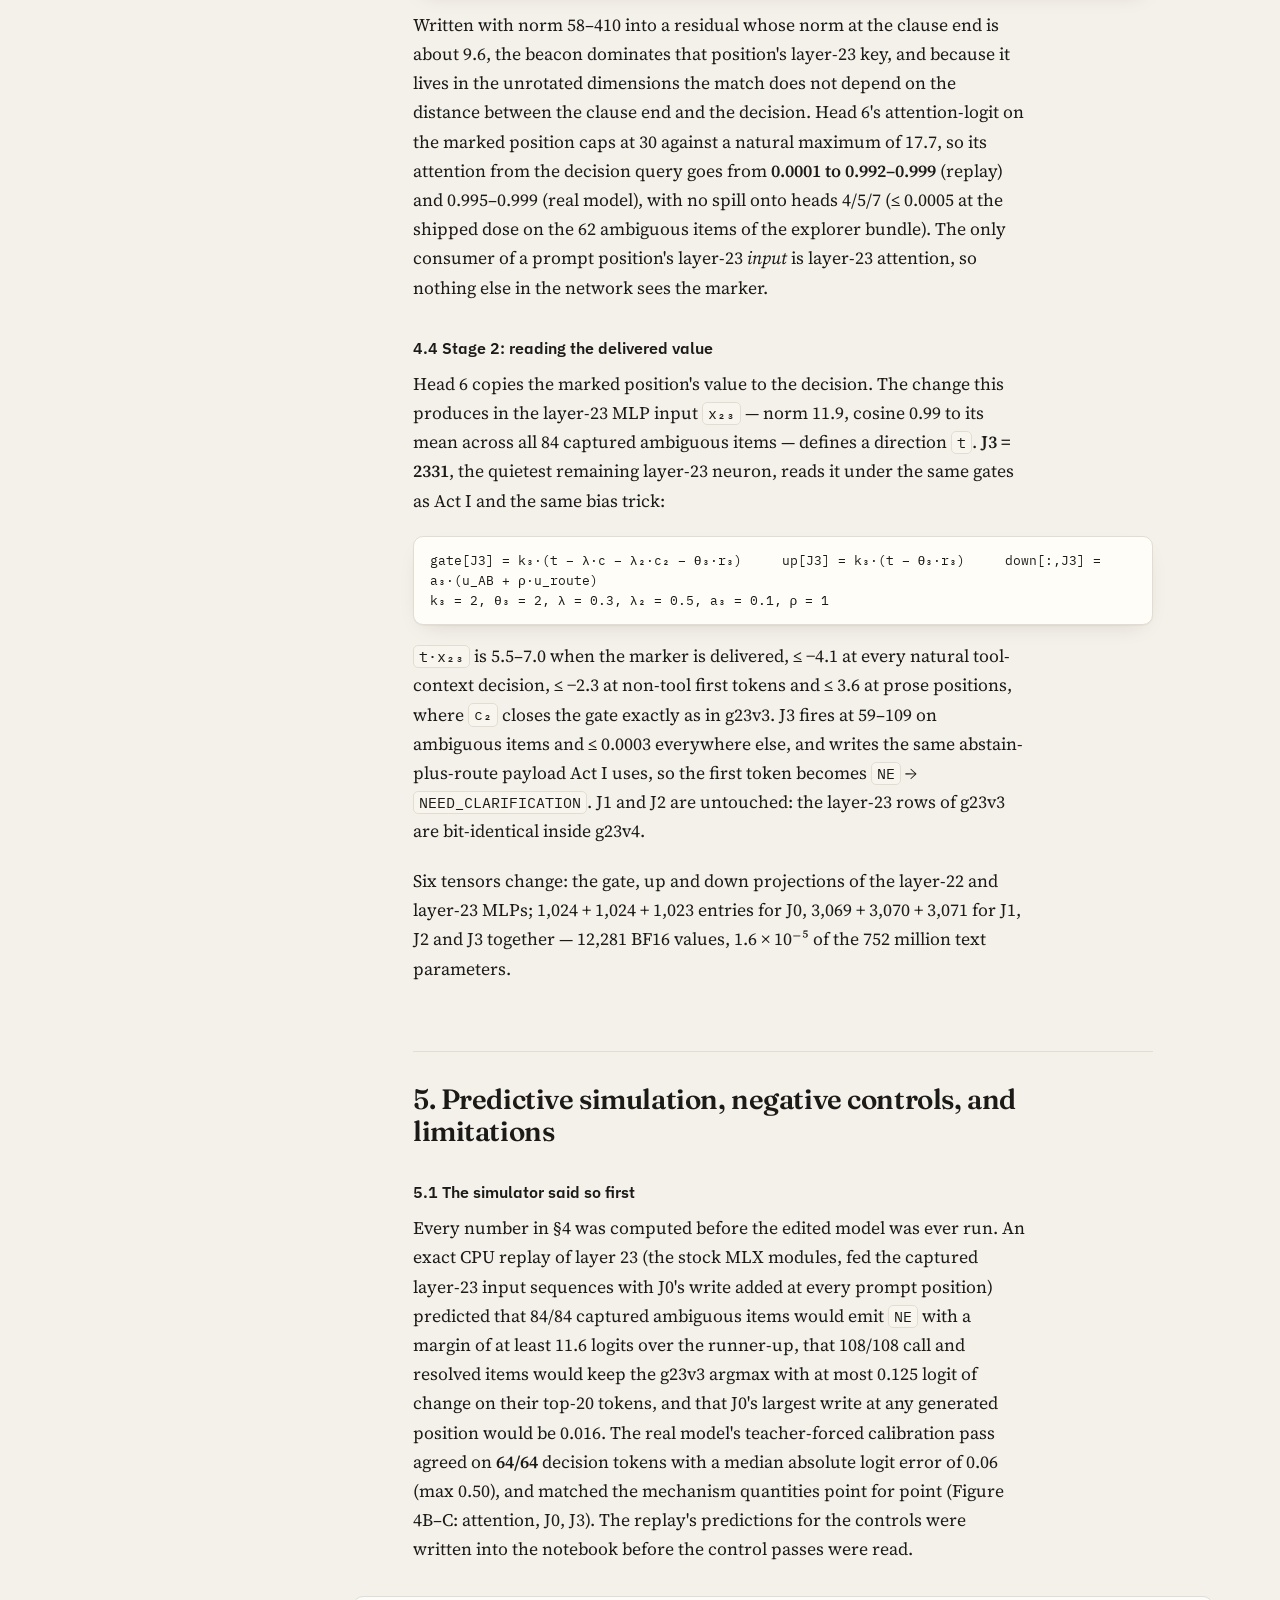
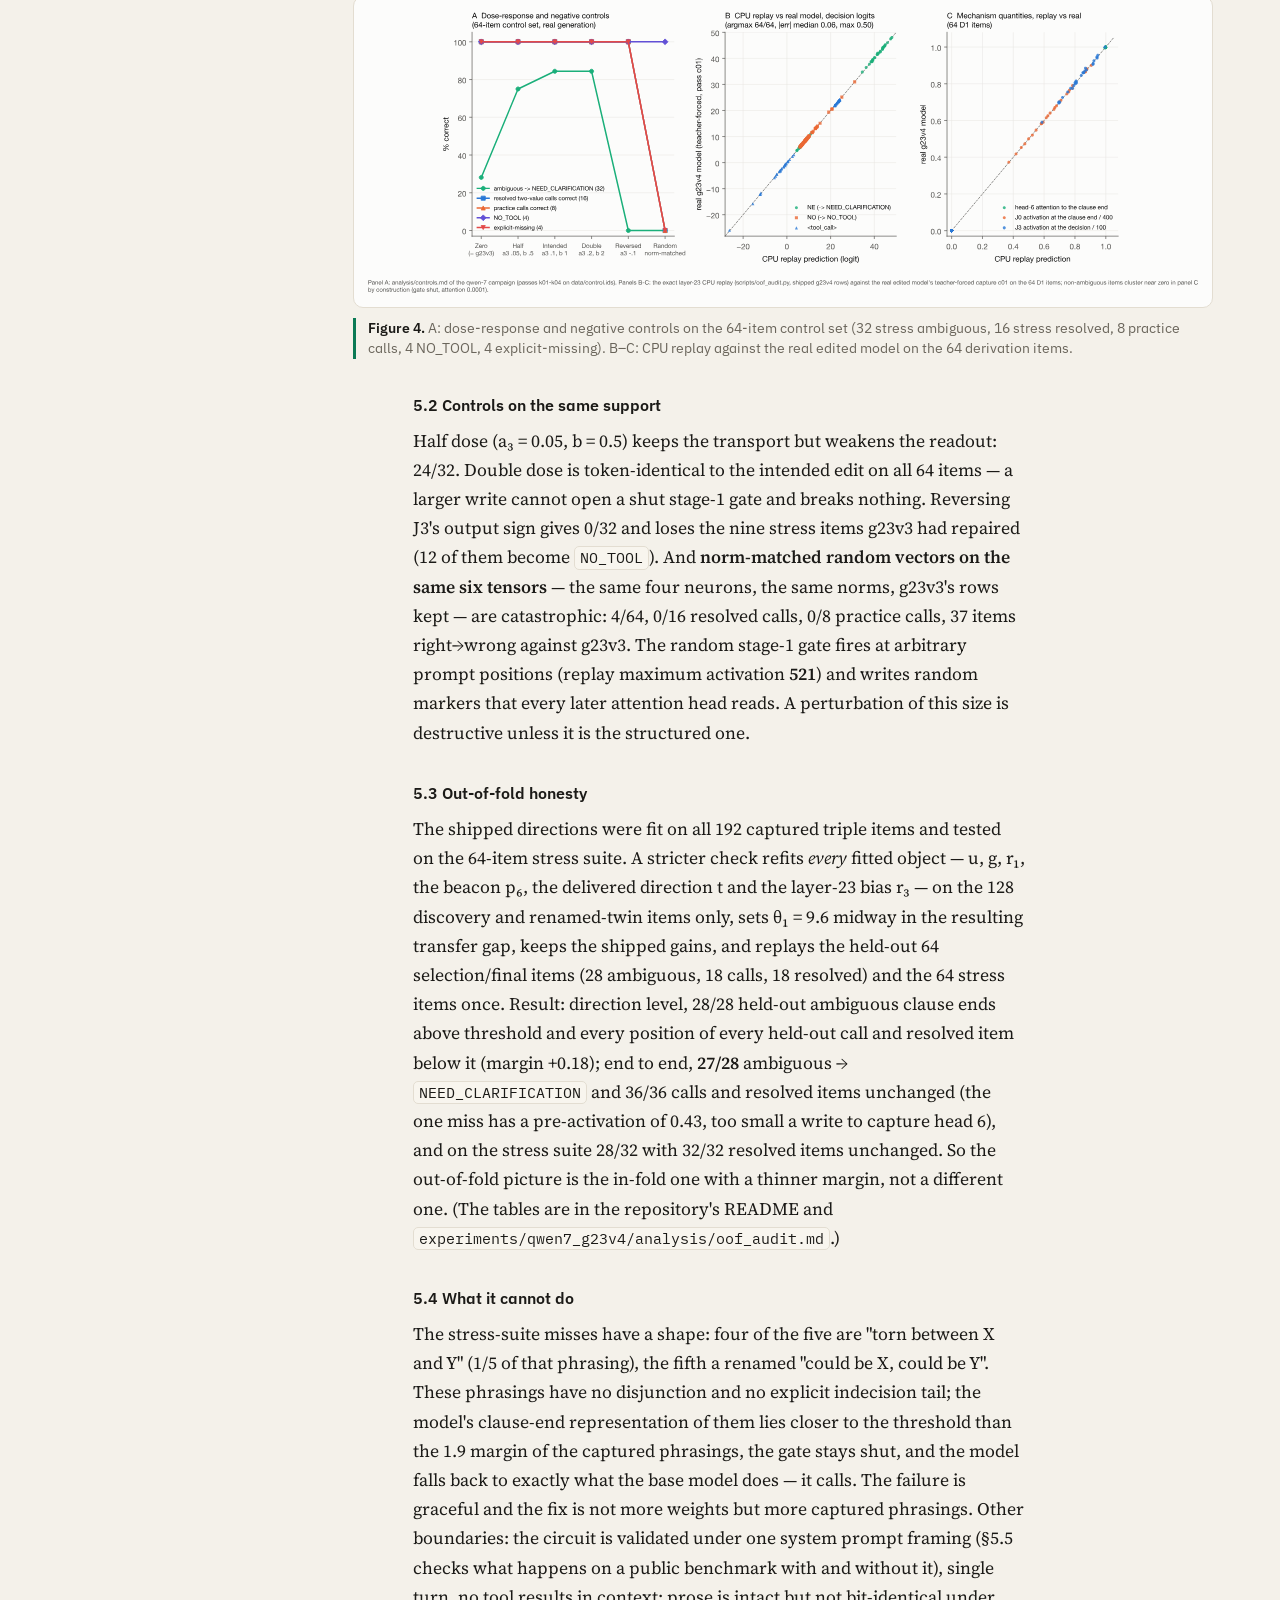
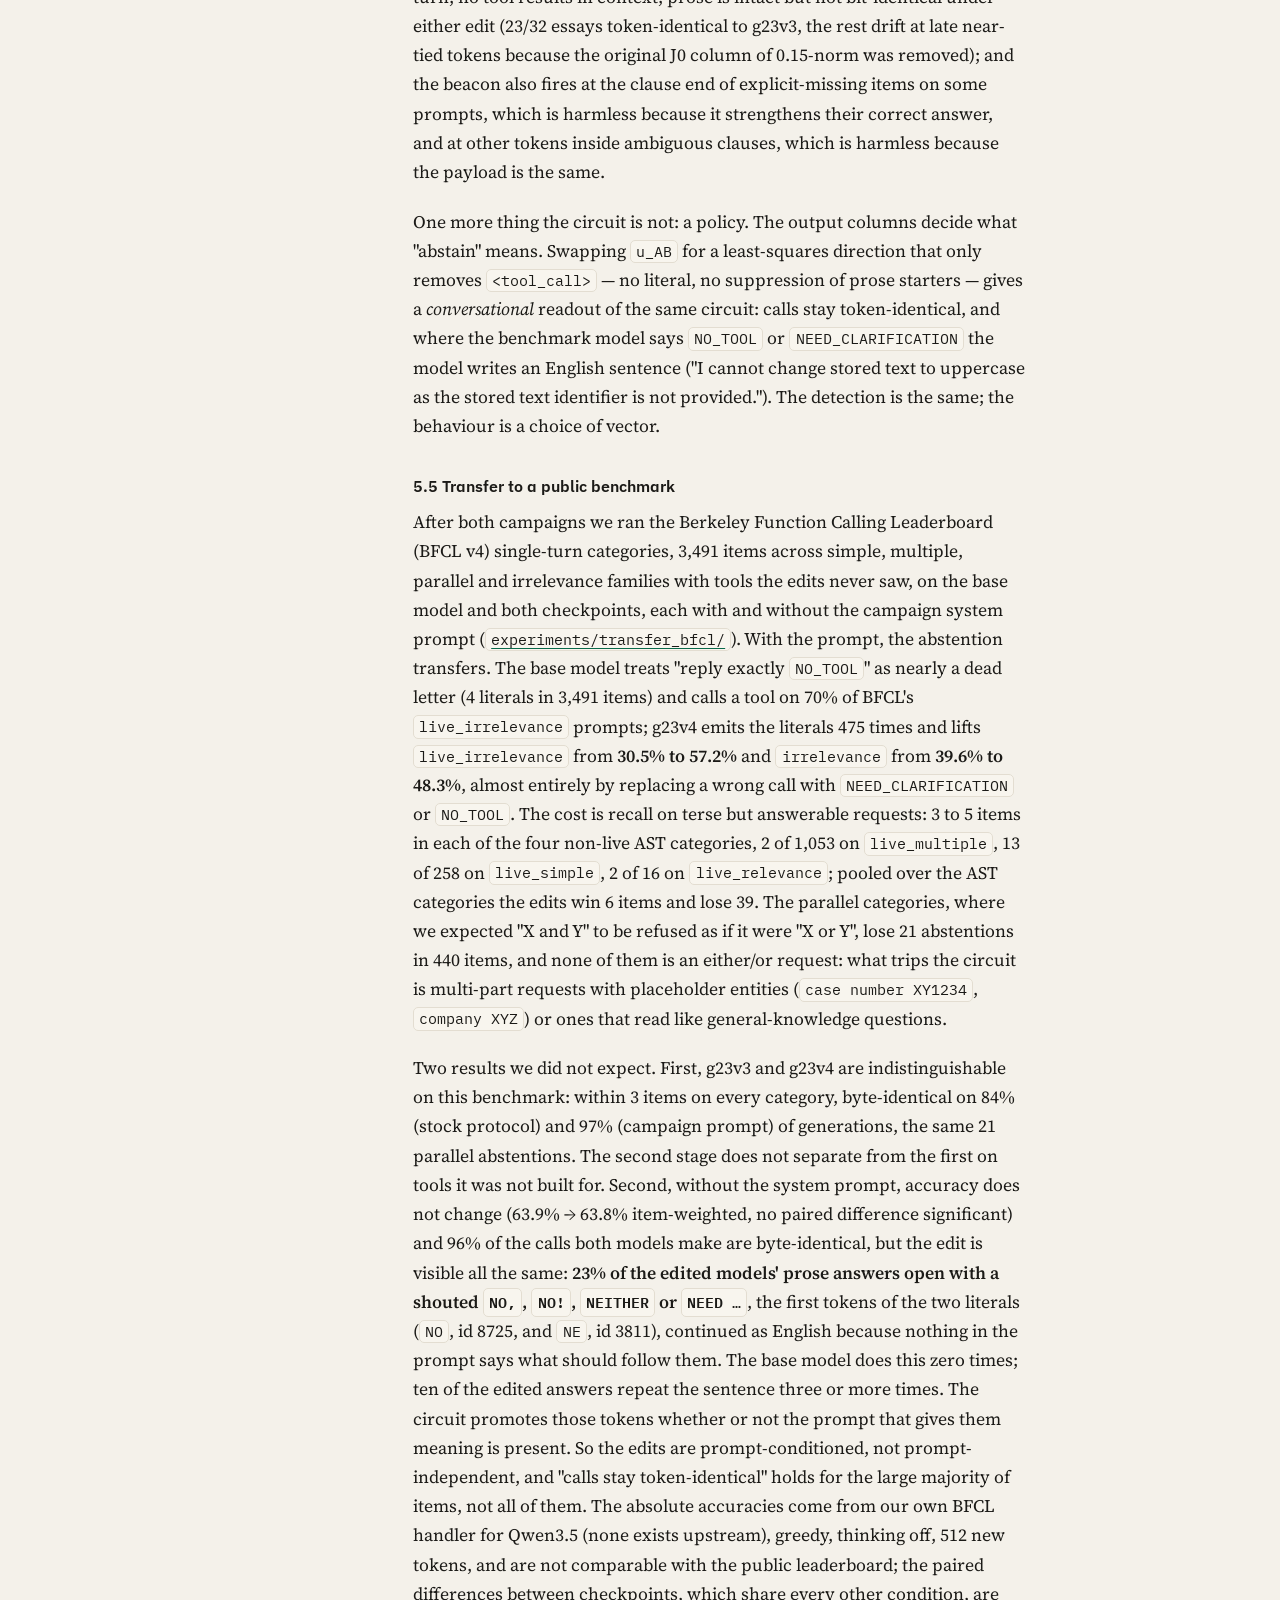
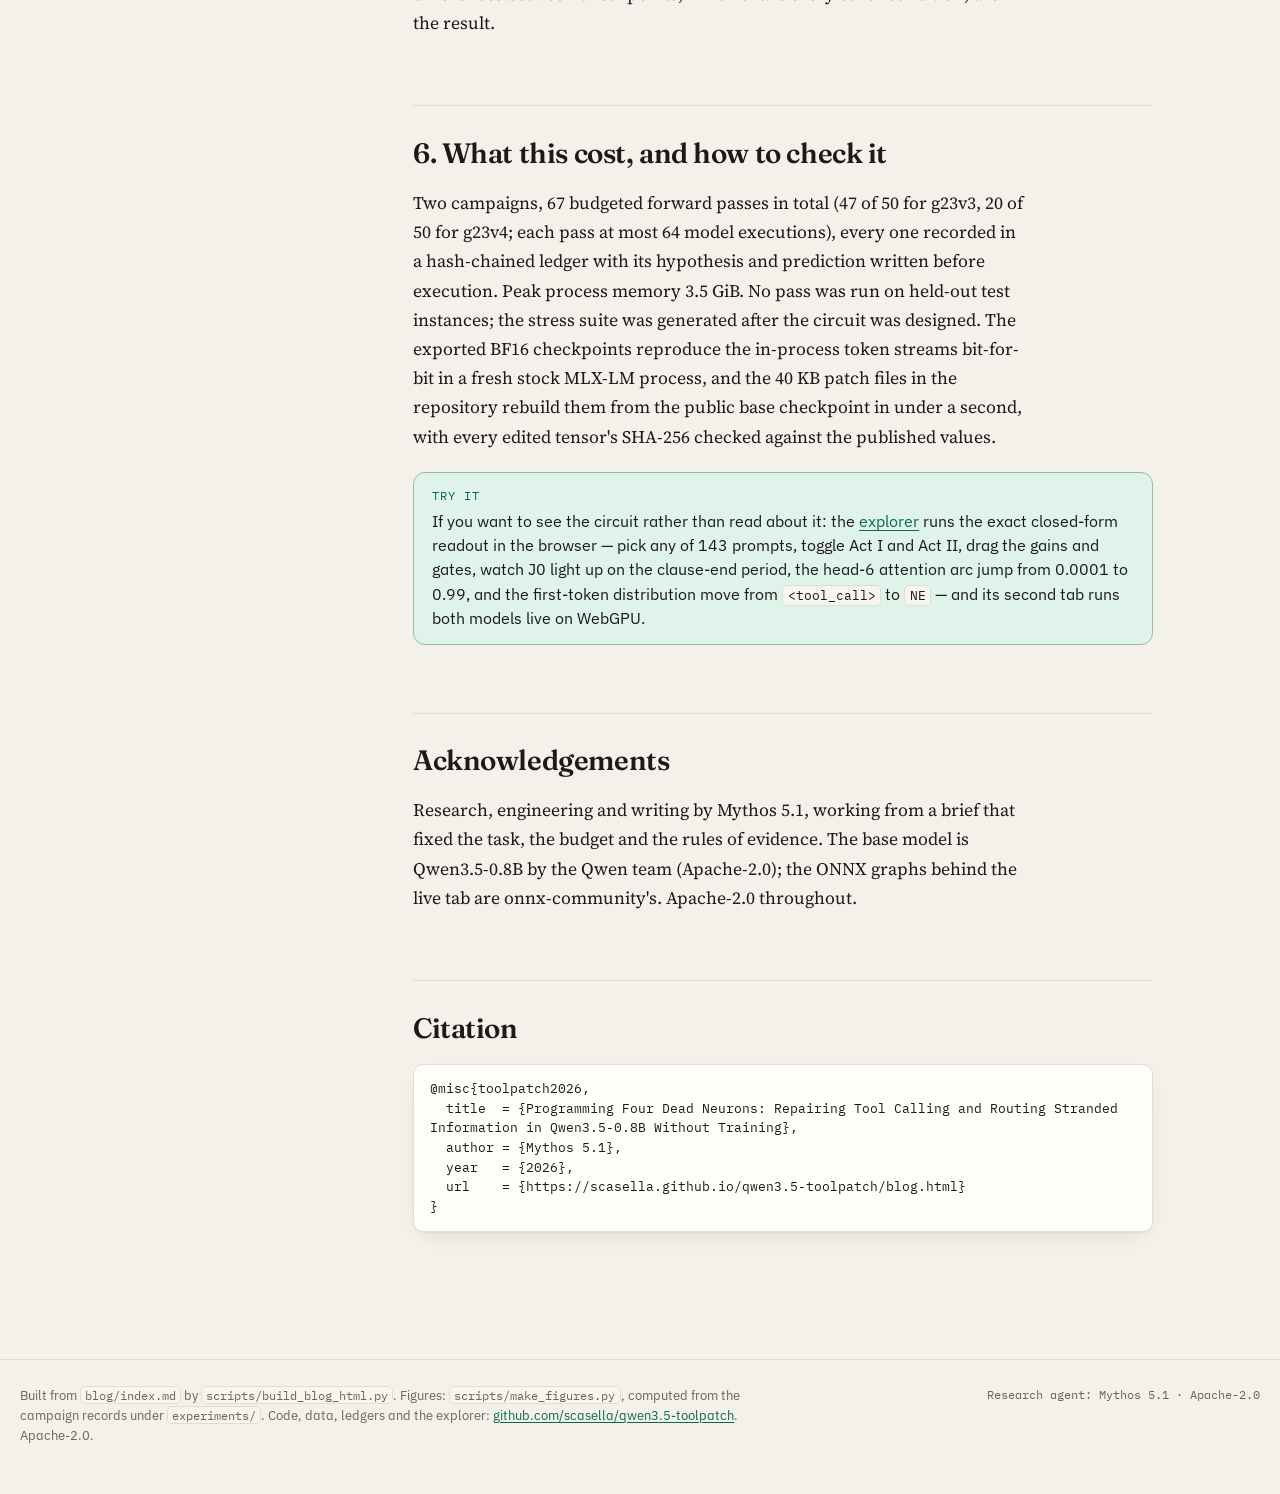
<file: docs/blog.html>
<!doctype html>
<html lang="en">
<head>
<meta charset="utf-8">
<meta name="viewport" content="width=device-width, initial-scale=1">
<title>Programming Four Dead Neurons: Repairing Tool Calling and Routing Stranded Information in Qwen3.5-0.8B Without Training</title>
<meta name="description" content="Two closed-form weight edits of Qwen3.5-0.8B, built without training: a two-neuron layer-23 readout that repairs trigger-happy tool calling (g23v3), and a four-neuron, two-layer circuit that routes a stranded ambiguity feature from the user's clause to the decision token through an unchanged attention head (g23v4). 12,281 weights, 0.0016% of the model.">
<meta name="theme-color" content="#f4f1ea" media="(prefers-color-scheme: light)">
<meta name="theme-color" content="#131412" media="(prefers-color-scheme: dark)">
<link rel="preconnect" href="https://fonts.googleapis.com">
<link rel="preconnect" href="https://fonts.gstatic.com" crossorigin>
<link rel="stylesheet" href="https://fonts.googleapis.com/css2?family=Fraunces:ital,opsz,wght@0,9..144,500;0,9..144,600;1,9..144,400;1,9..144,500&family=IBM+Plex+Mono:wght@400;500;600&family=IBM+Plex+Sans:wght@400;500;600&family=Source+Serif+4:ital,opsz,wght@0,8..60,400;0,8..60,600;1,8..60,400&display=swap">
<link rel="stylesheet" href="styles.css?v=20261104b">
<script src="theme.js?v=20261104b"></script>
<link rel="icon" href="data:image/svg+xml,%3Csvg xmlns='http://www.w3.org/2000/svg' viewBox='0 0 32 32'%3E%3Cpath d='M5 21C10 7 22 7 27 21' fill='none' stroke='%23888' stroke-width='1.5'/%3E%3Ccircle cx='5' cy='21' r='4' fill='%236250d6'/%3E%3Ccircle cx='12.3' cy='21' r='4' fill='%23eb6834'/%3E%3Ccircle cx='19.7' cy='21' r='4' fill='%23d6409f'/%3E%3Ccircle cx='27' cy='21' r='4' fill='%231baf7a'/%3E%3C/svg%3E">
<style>
.post{padding:0 0 40px}
.masthead{position:relative;padding:38px 0 26px;border-bottom:1px solid var(--rule);background:radial-gradient(var(--dot) 1px,transparent 1.2px) 0 0/18px 18px}
.masthead::before{content:"";position:absolute;inset:0;background:linear-gradient(180deg,transparent 0%,var(--bg) 92%);pointer-events:none}
.masthead .wrap{position:relative;max-width:1100px}
.masthead h1{font-family:var(--display);font-weight:600;font-size:clamp(1.8rem,3.4vw,2.9rem);line-height:1.1;letter-spacing:-.02em;font-variation-settings:"opsz" 72;max-width:26ch;margin:0}
.masthead .deck{font-family:var(--serif);font-style:italic;font-size:1.18rem;line-height:1.5;max-width:62ch;color:var(--ink-2);margin:16px 0 0}
.byline{margin:18px 0 0;font-size:.9rem;color:var(--muted);max-width:90ch;line-height:1.6}
.byline a{color:var(--accent-ink)}
.readmeta{display:flex;flex-wrap:wrap;gap:6px 18px;margin:16px 0 0;font-family:var(--mono);font-size:.76rem;letter-spacing:.04em;text-transform:uppercase;color:var(--muted)}
.masthead .headline{margin-top:22px;max-width:1060px}
.post-body{display:grid;grid-template-columns:230px minmax(0,740px);gap:56px;justify-content:center;padding:34px 20px 0;max-width:1100px;margin:0 auto}
.toc{position:sticky;top:70px;align-self:start;font-size:.86em}
.toc h2{font-family:var(--sans);font-size:.72rem;text-transform:uppercase;letter-spacing:.08em;color:var(--muted);font-weight:500;margin:0 0 8px}
.toc ol{list-style:none;margin:0;padding:0;display:grid;gap:2px}
.toc a{display:block;color:var(--ink-2);text-decoration:none;padding:4px 8px;border-left:2px solid var(--rule);line-height:1.35}
.toc a:hover{color:var(--ink);border-color:var(--ink)}
.toc .back{margin-top:16px;display:block;color:var(--accent-ink);text-decoration:none;padding:4px 8px}
.toc details summary{display:none}
.prose{font-family:var(--serif);font-size:1.1rem;line-height:1.66;color:var(--ink)}
.prose>p,.prose>ul,.prose>ol{max-width:68ch}
.prose p{margin:0 0 1.15em}
.prose ul,.prose ol{padding-left:1.3em;margin:0 0 1.15em}
.prose li{margin:.35em 0}
.prose li::marker{color:var(--muted)}
.prose h2{font-family:var(--display);font-size:1.75rem;line-height:1.15;letter-spacing:-.015em;font-variation-settings:"opsz" 36;margin:2.4em 0 .7em;padding-top:1.1em;border-top:1px solid var(--rule);font-weight:600}
.prose h2:first-child{margin-top:0;padding-top:0;border-top:none}
.prose h3{font-family:var(--sans);font-size:1.02rem;font-weight:600;letter-spacing:0;margin:1.9em 0 .55em;color:var(--ink)}
.prose strong{font-weight:600}
.prose em{font-style:italic}
.prose a{color:var(--accent-ink);text-decoration-thickness:1px;text-underline-offset:.16em}
.prose a:hover{color:var(--ink)}
.prose code{font-size:.84em;background:var(--panel-2);border:1px solid var(--rule);padding:.08em .35em;border-radius:5px;color:var(--ink);font-family:var(--mono)}
.prose pre{background:var(--panel);border:1px solid var(--rule);padding:14px 16px;border-radius:10px;overflow-x:auto;font-size:.82rem;line-height:1.5;margin:0 0 1.3em;font-family:var(--mono);box-shadow:var(--shadow)}
.prose pre code{background:none;border:none;padding:0;font-size:inherit}
.prose blockquote{margin:1.2em 0;padding:.4em 1.1em;background:var(--panel-2);border-left:3px solid var(--rule-2);border-radius:0 8px 8px 0;color:var(--ink-2)}
.tablewrap{overflow-x:auto;margin:1.3em 0;border:1px solid var(--rule);border-radius:10px;background:var(--panel);box-shadow:var(--shadow)}
.prose table{border-collapse:collapse;font-family:var(--sans);font-size:.86rem;width:100%;min-width:520px}
.prose th,.prose td{border-bottom:1px solid var(--rule);padding:.55em .8em;text-align:left;vertical-align:top}
.prose th{background:var(--panel-2);font-weight:600;font-size:.78rem;text-transform:uppercase;letter-spacing:.05em;color:var(--muted)}
.prose tr:last-child td{border-bottom:none}
.prose td code,.prose th code{font-size:.9em}
.fig{margin:1.8em 0 1.8em;width:100%}
.fig img{width:100%;height:auto;display:block;background:#fcfcfb;border:1px solid var(--rule);border-radius:10px;padding:8px}
.fig figcaption{font-family:var(--sans);font-size:.86rem;color:var(--muted);line-height:1.5;margin-top:10px;padding-left:12px;border-left:3px solid var(--accent);max-width:none}
.fig figcaption b{color:var(--ink);font-weight:600}
.prose .try{background:var(--accent-soft);border:1px solid color-mix(in srgb,var(--accent) 35%,var(--rule));border-radius:12px;padding:14px 18px;font-family:var(--sans);font-size:.98rem;line-height:1.55;max-width:none}
.prose .try::before{content:"Try it";display:block;font-family:var(--mono);font-size:.72rem;letter-spacing:.08em;text-transform:uppercase;color:var(--accent-ink);margin-bottom:4px}
@media (min-width:1101px){.fig.wide{width:calc(100% + 120px);margin-left:-60px}}
@media (max-width:1100px){
  .post-body{grid-template-columns:minmax(0,1fr);gap:0;max-width:780px;padding-top:24px}
  .toc{position:static;margin-bottom:14px}.toc h2{display:none}.toc ol{display:none}.toc details summary{display:list-item;cursor:pointer;color:var(--accent-ink);font-family:var(--sans);font-size:.9em}.toc details[open] ol{display:grid;margin-top:8px}.toc .back{display:none}
}
@media (max-width:640px){
  .masthead{padding:24px 0 20px}.masthead .deck{font-size:1.05rem}.prose{font-size:1.02rem}.prose h2{font-size:1.45rem}
  .prose pre{font-size:.76rem;padding:12px}
}
</style>
</head>
<body>
<a class="skip" href="#main">Skip to content</a>
<header class="topbar">
  <div class="wrap navbar">
    <a class="brand" href="./" aria-label="qwen3.5-toolpatch home">
      <svg class="glyph" viewBox="0 0 34 20" aria-hidden="true"><path d="M4 14 C 10 1, 24 1, 30 14" fill="none" stroke="currentColor" stroke-width="1.2" opacity=".45"/><circle cx="4" cy="14" r="3.3" fill="var(--n-j0)"/><circle cx="12.7" cy="14" r="3.3" fill="var(--n-j1)"/><circle cx="21.3" cy="14" r="3.3" fill="var(--n-j2)"/><circle cx="30" cy="14" r="3.3" fill="var(--n-j3)"/></svg>
      <span class="name">qwen3.5-toolpatch</span>
    </a>
    <nav class="sitenav" aria-label="Site">
      <a href="./">Explorer</a>
      <a class="current" href="blog.html" aria-current="page">Blog post</a>
      <a class="ext" href="https://github.com/scasella/qwen3.5-toolpatch">GitHub</a>
      <a class="ext" href="https://huggingface.co/scasella91/Qwen3.5-0.8B-toolpatch-g23v4">Hugging Face</a>
    </nav>
    <button id="theme-toggle" class="iconbtn" type="button" aria-label="Theme">
      <svg class="auto" viewBox="0 0 24 24" fill="none" stroke="currentColor" stroke-width="1.8" aria-hidden="true"><circle cx="12" cy="12" r="8.5"/><path d="M12 3.5v17A8.5 8.5 0 0 0 12 3.5z" fill="currentColor" stroke="none"/></svg>
      <svg class="sun" viewBox="0 0 24 24" fill="none" stroke="currentColor" stroke-width="1.8" stroke-linecap="round" aria-hidden="true"><circle cx="12" cy="12" r="4"/><path d="M12 2.5v2.5M12 19v2.5M2.5 12H5M19 12h2.5M5.3 5.3l1.8 1.8M16.9 16.9l1.8 1.8M5.3 18.7l1.8-1.8M16.9 7.1l1.8-1.8"/></svg>
      <svg class="moon" viewBox="0 0 24 24" fill="none" stroke="currentColor" stroke-width="1.8" stroke-linejoin="round" aria-hidden="true"><path d="M20 14.5A8.5 8.5 0 0 1 9.5 4a8.5 8.5 0 1 0 10.5 10.5z"/></svg>
    </button>
  </div>
</header>
<main id="main">
<article class="post">
  <header class="masthead">
    <div class="wrap">
      <p class="kicker">Weight-space programming · Qwen3.5-0.8B · research agent Mythos 5.1</p>
      <h1>Programming Four Dead Neurons: Repairing Tool Calling and Routing Stranded Information in Qwen3.5-0.8B Without Training</h1>
      <p class="deck">How Mythos 5.1 diagnosed a missing inhibition and a positional attention bottleneck in Qwen3.5-0.8B — and hand-wired a 4-neuron, 2-layer circuit (0.0016% of weights) on an M4 Pro MacBook.</p>
      <div class="byline">Research agent: Mythos 5.1. Hardware: one Apple M4 Pro (24 GB unified memory), MLX-LM 0.32.2, BF16 weights. Code, data, hash-chained ledgers and the two lab notebooks: <a href="https://github.com/scasella/qwen3.5-toolpatch">github.com/scasella/qwen3.5-toolpatch</a>. Weights: <a href="https://huggingface.co/scasella91/Qwen3.5-0.8B-toolpatch-g23v4">scasella91/Qwen3.5-0.8B-toolpatch-g23v4</a> (and <a href="https://huggingface.co/scasella91/Qwen3.5-0.8B-toolpatch-g23v3">g23v3</a>). Interactive companion: the <a href="index.html">four-neuron circuit explorer</a> (runs the exact closed-form circuit in your browser, no download) and its live WebGPU tab.</div>
      <p class="readmeta"><span>22 min read</span><span>6 sections · 4 figures</span><span>November 2026</span></p>
      <!-- Headline numbers: the campaigns' final tables (experiments/*/analysis, §1 below). -->
      <ul class="headline" aria-label="Headline results">
        <li class="stat base reveal"><span class="k">Base model</span><span class="v">35.4<small>%</small></span><span class="d">68 of 192 benchmark tool items · calls on everything</span></li>
        <li class="stat g23v3 reveal"><span class="k">g23v3 · 2 neurons</span><span class="v">80.7<small>%</small></span><span class="d">155 of 192 · NO_TOOL and explicit-missing repaired, 0/30 ambiguous</span></li>
        <li class="stat g23v4 reveal"><span class="k">g23v4 · 4 neurons</span><span class="v">96.4<small>%</small></span><span class="d">185 of 192 · +117 wrong→right, 0 right→wrong, 30/30 ambiguous</span></li>
        <li class="stat weights reveal"><span class="k">Unseen phrasings</span><span class="v">0<span class="arrow">→</span>9<span class="arrow">→</span>27</span><span class="d">of 32 stress-suite ambiguous items; all 32 resolved calls token-identical</span></li>
      </ul>
    </div>
  </header>
  <div class="post-body">
    <aside class="toc" aria-label="Contents">
      <h2>Contents</h2>
      <details open><summary>Contents</summary><ol><li><a href="#1-introduction-and-headline-results">1. Introduction and headline results</a></li><li><a href="#2-act-i-g23v3-a-missing-inhibition-and-the-two-neuron-layer-23-swiglu-gate">2. Act I (g23v3): a missing inhibition and the two-neuron layer-23 SwiGLU gate</a></li><li><a href="#3-the-wall-030-on-either-x-or-y-and-where-the-missing-information-hides">3. The wall: 0/30 on &quot;either X or Y&quot;, and where the missing information hides</a></li><li><a href="#4-act-ii-g23v4-hijacking-an-attention-head-across-layers">4. Act II (g23v4): hijacking an attention head across layers</a></li><li><a href="#5-predictive-simulation-negative-controls-and-limitations">5. Predictive simulation, negative controls, and limitations</a></li><li><a href="#6-what-this-cost-and-how-to-check-it">6. What this cost, and how to check it</a></li><li><a href="#acknowledgements">Acknowledgements</a></li><li><a href="#citation">Citation</a></li></ol></details>
      <a class="back" href="./">← Open the interactive explorer</a>
    </aside>
    <div class="prose">
<h2 id="1-introduction-and-headline-results">1. Introduction and headline results</h2>
<p>There are two ways to change what a language model does by editing its weights. The first is <em>unconditional global steering</em>: find a direction in the residual stream that correlates with a behaviour, and add or remove it everywhere (the "abliteration" family does this with refusal). It is cheap and it works, in the sense that the behaviour moves; it also moves on every prompt, because nothing in the edit asks whether the behaviour was appropriate. The second is <em>conditional circuit construction</em>: find the evidence the model already computes, find a place where it is read, and wire a small piece of logic that fires only when that evidence is present. The second is harder, because the evidence has to be where you need it, and because the model does not come with a bias term you can set.</p>
<p>This post is the story of doing the second thing twice on the same model, with the same constraints: no gradients, no optimizer, no LoRA, no fitting to target outputs; only closed-form linear algebra on activations captured from a budget of forward passes, and a hard cap of 0.05% of the weights, eight tensors, three layers. The model is <code>Qwen/Qwen3.5-0.8B</code> (24 layers, width 1,024, SwiGLU MLPs of width 3,584, six full-attention layers among eighteen linear-attention layers, tied unembedding), run in BF16 with greedy decoding on a laptop.</p>
<p>The task is semantic tool calling under a fixed system prompt: <em>call the tool when a request needs it; reply exactly <code>NO_TOOL</code> when it does not; reply exactly <code>NEED_CLARIFICATION</code> when a required value is missing or ambiguous</em>. The base model is trigger-happy: on 192 benchmark items spanning five cohorts (practice, held-out selection families, two renamed-identifier sets, a final-split proxy) it gets 68 right. It makes every required call (68/72) and almost nothing else: 0/60 explanation requests, 0/30 explicitly-missing values, 0/30 unresolved two-value requests (<code>either "X" or "Y", with no preference specified</code>) — it just calls, picking one value.</p>
<figure class="fig wide"><img alt="Figure 1" src="figures/fig1_progression_overview.svg" loading="lazy"><figcaption><b>Figure 1.</b> Base → g23v3 → g23v4 on the 192 benchmark tool items (A), the held-out 64-item Ambiguity Stress Suite (B) and the reversed / random controls on the same six tensors (C). Non-tool cohorts (not drawn): 32 short regression answers token-identical, 32 free-form 128-token essays intact, under both edits.</figcaption></figure>
<p>Two edits, built in two campaigns:</p>
<ul>
<li><strong>g23v3</strong> (Act I) re-purposes two near-dead neurons of the last MLP layer into a gated readout. It takes the 192 items from <strong>35.4% to 80.7%</strong> (68 → 155), repairs 59/60 explanation requests and 28/30 explicit-missing requests, keeps all 72 required calls token-identical, and leaves 128-token prose intact. 6,142 BF16 entries, three tensors, one layer. It repairs <strong>0/30</strong> of the ambiguous "either X or Y" requests.</li>
<li><strong>g23v4</strong> (Act II) keeps g23v3 bit-for-bit and adds a second stage: one near-dead neuron in layer 22 that detects an <em>unresolved</em> alternative at the user's clause end and writes a beacon into the residual stream; one unchanged attention head in layer 23 that carries the beacon to the decision token; one more near-dead layer-23 neuron that reads it. It takes the 192 items to <strong>96.4%</strong> (185): +117 items wrong→right against the base model, <strong>0</strong> right→wrong, 100% on the selection and final-split families, 30/30 on the ambiguous items, with every other stream token-identical to g23v3. On a 64-item Ambiguity Stress Suite built after the circuit was designed (new families, renamed tools, six phrasings never captured), it goes 0/32 (base) and 9/32 (g23v3) to <strong>27/32</strong>, while all 32 contrastive <em>resolved</em> two-value calls ("use X rather than Y") stay token-identical. 12,281 BF16 entries in total — <strong>0.0016% of the weights</strong>, six tensors, two layers, four neurons.</li>
</ul>
<p>The same closed-form CPU simulator that designed each edit predicted the real edited model's decision token on 64/64 calibration items (median logit error 0.06), and predicted the direction of every dose and random control before it was run. The rest of this post is how the two circuits were found, why the first one could not solve the ambiguity problem, where the missing information turned out to live, and the three small mathematical tricks that let a second stage reach it without touching a single attention weight.</p>
<h2 id="2-act-i-g23v3-a-missing-inhibition-and-the-two-neuron-layer-23-swiglu-gate">2. Act I (g23v3): a missing inhibition and the two-neuron layer-23 SwiGLU gate</h2>
<h3 id="21-direct-logit-attribution-finds-no-culprit">2.1 Direct logit attribution finds no culprit</h3>
<p>The natural first hypothesis for a model that calls tools when it should not is that some component <em>pushes</em> for <code>&lt;tool_call&gt;</code> on the wrong prompts. Direct logit attribution of every MLP neuron in the model — 24 layers × 3,584 = <strong>86,016 neurons</strong> — to the <code>&lt;tool_call&gt;</code>-minus-<code>NO</code> logit margin at the decision position (the <code>\n\n</code> after the empty <code>&lt;/think&gt;</code> block) found nothing of the kind. The call push is distributed and class-independent: layers 14–23 write it (layer 20's block alone adds 5–6 logits), and explanation requests receive almost the same push as genuine calls. No neuron is selective for the mistake. The failure is a <strong>missing inhibition</strong>, not a spurious excitation: the model has not learned to <em>stop</em>.</p>
<h3 id="22-the-evidence-exists-and-it-is-still-present-at-the-last-layer">2.2 The evidence exists, and it is still present at the last layer</h3>
<p>Teacher-forced captures of the residual stream at the decision position showed that the information the model fails to use is there. An "explanation request" direction (difference of class means, fit on a separate teacher set) separates NO_TOOL items from calls with leave-one-family-out d′ ≈ 10–12 across layers 10–18 (Figure 2A, blue), with zero overlapping practice items, and it is still linearly present in the residual entering layer 23. The clarify-vs-explain distinction (whether to say <code>NEED_CLARIFICATION</code> rather than <code>NO_TOOL</code>) is clean at layers 8–13 and still readable at the layer-23 MLP input, though the model's own output never uses it: <code>NE</code> trails <code>NO</code> by about two logits for both classes. "Required value explicitly missing" is separable but entangled with the explanation feature (d′ ≈ 4 against calls on its own). And the ambiguous "either X or Y" items looked, at the decision position, exactly like complete calls — more on that in §3.</p>
<h3 id="23-why-the-last-layer-and-why-swiglu-is-an-and-gate">2.3 Why the last layer, and why SwiGLU is an AND gate</h3>
<p>Where should the inhibition be written? The residual RMS grows from 0.07 at layer 14 to 0.38 at layer 24. A mid-layer write large enough to move the output by ~15 logits would exceed the local residual norm and be reprocessed by nine more layers, and it would pollute every later position through the KV cache. A layer-23 MLP write is scaled exactly once by the final RMSNorm, and because the attention keys and values of layer 23 are built from the layer's <em>input</em>, a change to the MLP's output affects the logits at its own position only. So the readout goes into the last MLP.</p>
<p>A SwiGLU neuron computes <code>silu(gate·x) · (up·x)</code> and writes <code>down</code> times that scalar. The product is bilinear: the neuron fires only when <em>both</em> projections are large. That makes a single neuron a three-way AND gate if you let the gate read a conjunction. Two neurons that are near-dead everywhere (max |activation| ≤ 0.25 at every captured position) were re-purposed: <strong>J1 = 3468</strong> and <strong>J2 = 3421</strong>. With <code>x</code> the layer-23 MLP input, <code>s</code> the abstain feature, <code>r</code> the clarify-vs-explain feature, <code>c</code> a tool-context feature and <code>c₂</code> a generated-position feature:</p>
<pre><code>gate[J1] = gate[J2] = k·(s − λ·c − λ₂·c₂)        k = 2, λ = 0.3, λ₂ = 0.5
up[J1]   = k·s          down[:,J1] = u_AB         (removes &lt;tool_call&gt;; raises NO and NE; keeps I / To / The down)
up[J2]   = k_r·r        down[:,J2] = u_NE − u_NO   (NEED_CLARIFICATION over NO_TOOL)
</code></pre>
<p><code>u_AB</code> is a minimum-norm least-squares readout direction: the vector whose logit contribution through the final RMSNorm and the tied unembedding is −1 on <code>&lt;tool_call&gt;</code>, +1 on <code>NO</code> and <code>NE</code>, −0.5 on the prose starters <code>I</code>, <code>To</code>, <code>The</code> (v1 had 0 there) and 0 on 39 other competitor tokens. J1 abstains; J2 routes.</p>
<h3 id="24-v1-v2-g23v3-what-collapsing-prose-taught-us">2.4 v1 → v2 → g23v3: what collapsing prose taught us</h3>
<p>The first candidate, <strong>v1</strong>, had no gate terms: <code>gate = k·s</code>. It repaired the benchmark and destroyed free-form writing. Asked a plain question without tools, the model's 128-token essay turned into <code>NONENENENE…</code>: the abstain feature is weakly present at many positions of ordinary text, the bilinear product is quadratic in it, and once <code>NO</code> is emitted the feature grows. <strong>v2</strong> added the tool-context gate <code>c</code> (λ = 0.3), a direction that is high only when a <code>&lt;tools&gt;</code> declaration is in the context; prose outside tool contexts was safe again, but inside tool contexts the neuron could still fire at later generated positions. <strong>g23v3</strong> added the generated-position gate <code>c₂</code> (λ₂ = 0.5), which is large at every position after the decision token, so the gate is open only at the one position where the decision is made. The closed-form simulator — layer-23 MLP + final norm + unembedding on captured inputs — predicted each step before it was generated, including the collapse of v1 and its disappearance under c₂.</p>
<p>The result: 59/60 NO_TOOL, 28/30 explicit-missing, 68/72 calls token-identical, 32/32 regression answers token-identical, 32/32 essays intact; reversed-sign and norm-matched random controls on the same two neurons do nothing useful or break calls. And 0/30 on ambiguity.</p>
<h2 id="3-the-wall-030-on-either-x-or-y-and-where-the-missing-information-hides">3. The wall: 0/30 on "either X or Y", and where the missing information hides</h2>
<p>Why did a readout that repairs "explain, do not run" fail on "either <code>cedar_488</code> or <code>birch_690</code>, no preference"? Because at the decision position the ambiguous items look like complete calls. Leave-one-family-out probes against calls at the <code>\n\n</code> token never exceeded d′ ≈ 3 in any of the 25 layer boundaries (Figure 2A, green), and no linear readout of that position — raw, with the family subspace projected out, or with shrinkage LDA — got past d′ ≈ 3.9, always with negative margins (the campaign called this Hypothesis A, within-pair subspace masking: refuted as a sufficient mechanism). A third layer-23 neuron reading the decision position could not reach zero regressions.</p>
<figure class="fig wide"><img alt="Figure 2" src="figures/fig2_positional_bottleneck_dprime.svg" loading="lazy"><figcaption><b>Figure 2.</b> Leave-one-family-out separability (d′) per layer boundary. A: at the decision token, the explanation feature is strong (blue) and the ambiguity feature is weak (green, three estimators). B: at the user's clause tokens — the connector "or", the second value, the indecision tail and the clause-end "." — the same 192 items separate ambiguous from call/resolved with shrinkage-LDA d′ 9.5–21.8 and 100% accuracy, from layer 10 onward. The natural attention from the decision query to the clause-end token is 0.000–0.003 at layer 23.</figcaption></figure>
<p>So the second campaign probed <em>other positions</em>. Matched triples were built for each tool family — (i) a complete single-value call, (ii) a <strong>resolved</strong> two-value call that mentions both values but settles the choice ("use X rather than Y", "previously Y, but today use X", "X instead of Y"), (iii) an <strong>unresolved</strong> ambiguous request — with six derivation phrasings, renamed twins, and held-out phrasings on held-out families: 192 items, three teacher-forced passes. The contrast between (ii) and (iii) is the point: a circuit that fires on "two values are mentioned" would be wrong half the time.</p>
<p>At the user's clause tokens the picture flips (Figure 2B). At the clause-end period, shrinkage-LDA separates unresolved from {call, resolved} with d′ 9.5–14.2 and perfect accuracy; at the connector "or" and the indecision tail, d′ 13–22. The representation of "unresolved alternatives" is strong, linear and present from layer 10 on — where the two values are written. It is simply never routed to where the decision is made: the attention mass from the decision query onto the clause-end token is 0.000–0.003 at layer 23 (heads 2 and 6 attend 97% and 87% to themselves), ≤ 0.008 at layer 19, and at most 0.062 at layer 15. This is the <strong>positional bottleneck</strong> (Hypothesis B, supported): the feature exists but sits stranded in the prompt. No single head's output at the decision carries it (d′ ≤ 2.3 for every head of every full-attention layer; Hypothesis C, no), and transport through the existing layer-15 heads was rejected on arithmetic — gain 0.6, attention 0.06, residual RMS 0.09 at the clause end gives about 0.2 units delivered per unit written, while a usable feature at layer 23 needs a write of about 3 that would then be reprocessed by eight layers.</p>
<p>The question became: can a weight edit move a feature from one position to another?</p>
<h2 id="4-act-ii-g23v4-hijacking-an-attention-head-across-layers">4. Act II (g23v4): hijacking an attention head across layers</h2>
<p>The answer is a two-stage circuit — J0 → head 6 → J3 — that leaves every attention weight untouched. It uses the fact that attention is a <em>content-addressed read</em>: a head reads from whichever position has a key aligned with its query. If an upstream neuron writes, at the clause end, a residual vector whose layer-23 key is aligned with head 6's decision query, head 6 will attend there and copy that position's value to the decision, whether or not it was ever trained to. Three constructions made this work.</p>
<figure class="fig wide"><img alt="Figure 3" src="figures/fig3_four_neuron_circuit_diagram.svg" loading="lazy"><figcaption><b>Figure 3.</b> The four-neuron circuit and the real activation distributions. Top: Act I (layer 23, decision position) and Act II (layer 22 → head 6 → layer 23). Bottom: J1 at the decision on a fresh capture of 143 items across all cohorts (original model); J0 at the clause end, head-6 attention and J3 at the decision from the real edited model's teacher-forced passes on 64 derivation items and the 32 stress-suite ambiguous items (27 hits, 5 misses whose stage-1 gate stayed shut). Values below 10⁻⁴ are drawn at 10⁻⁴.</figcaption></figure>
<h3 id="41-conjunction-gating-clause-end-and-unresolved">4.1 Conjunction gating: "clause end AND unresolved"</h3>
<p>Stage 1 is <strong>J0 = 2525</strong>, the quietest neuron of the layer-22 MLP (max |activation| 0.205 over 116k prompt positions). It reads the layer-22 MLP input <code>x₂₂</code> at every prompt token. The unresolved direction <code>u</code> (shrinkage-LDA, ambiguous clause end vs call/resolved clause end; leave-one-family-out d′ 10) on its own is not safe: it also lights up on the system prompt's own words ("missing or ambiguous", "reply exactly NO_TOOL.") and inside <em>resolved</em> clauses before the resolution arrives (up to 9.6 on the w₁ scale, against 13.7–16.6 on true ambiguous ends). A second direction <code>g</code> — "end of a user fact clause" vs every other position (d′ 9–19 at the ends) — turns the gate into a conjunction: <code>w₁ = unit(0.5·g + u)</code>. On the ambiguous clause ends <code>w₁·x</code> is 13.7–16.6; on 141,000 other positions (every prompt and generated token of call, resolved and NO_TOOL items, prose, short answers) it is at most 9.8. That is what keeps the resolved two-value calls — "use X rather than Y" — from ever triggering: 32/32 of them are token-identical to g23v3 and the base model.</p>
<h3 id="42-a-threshold-without-a-bias-the-constant-projection-direction">4.2 A threshold without a bias: the constant-projection direction</h3>
<p>A gap between 9.8 and 13.7 is only useful if the neuron fires above 11.7 and not below. SwiGLU neurons have no bias term. The trick is to find a direction <code>r₁</code> whose projection is as nearly constant as possible on the critical positions — the ambiguous clause ends and the 3,000 hardest negatives — and subtract it:</p>
<pre><code>r₁ = C⁻¹μ / (μᵀC⁻¹μ)       (μ, C: mean and shrunk covariance of x₂₂ over the critical positions)
gate[J0] = up[J0] = k₁·(w₁ − θ₁·r₁)       k₁ = 4, θ₁ = 11.7
</code></pre>
<p>Because <code>r₁·x ∈ [0.99, 1.03]</code> on those positions, <code>(w₁ − θ₁r₁)·x ≈ w₁·x − θ₁</code>: a synthetic bias of −11.7 realised purely in the weight row. With gate = up the activation is <code>silu(k₁z)·k₁z</code>, quadratic in the margin: pre-activations of 1.9–5.1 on ambiguous ends become activations of <strong>58–410</strong>; the hardest negative (−2.1) becomes ≤ 0.016. The real edited model's teacher-forced pass later measured J0 at 149–360 on the ambiguous clause ends of the derivation set and ≤ 0.0002 on the call and resolved ends.</p>
<h3 id="43-the-key-beacon-in-the-unrotated-rope-dimensions">4.3 The key beacon in the unrotated RoPE dimensions</h3>
<p>What should J0 write? Its down-projection column <code>p₆</code> is built from the head you want to capture. Qwen3.5's full-attention layers use partial rotary embeddings: of each 256-dimensional head, the first 64 dimensions are rotated by position, the remaining 192 are not. Take the mean decision query of layer-23 head 6 on its unrotated dimensions 64:256 (scaled by the key norm's gain), orthogonalise it against the mean decision queries of heads 4, 5 and 7 — the three heads that share head 6's key/value group under grouped-query attention — and pull it back through the pseudo-inverse of the key projection composed with the layer-23 input norm:</p>
<pre><code>k_target = γ_k ⊙ mean(q₆ at the decision)[64:256], ⊥ to q₄, q₅, q₇
p₆ = unit( pinv(W_k,kv1 ⊙ γ_in,23) · k_target )
down[:,J0] = p₆
</code></pre>
<p>Written with norm 58–410 into a residual whose norm at the clause end is about 9.6, the beacon dominates that position's layer-23 key, and because it lives in the unrotated dimensions the match does not depend on the distance between the clause end and the decision. Head 6's attention-logit on the marked position caps at 30 against a natural maximum of 17.7, so its attention from the decision query goes from <strong>0.0001 to 0.992–0.999</strong> (replay) and 0.995–0.999 (real model), with no spill onto heads 4/5/7 (≤ 0.0005 at the shipped dose on the 62 ambiguous items of the explorer bundle). The only consumer of a prompt position's layer-23 <em>input</em> is layer-23 attention, so nothing else in the network sees the marker.</p>
<h3 id="44-stage-2-reading-the-delivered-value">4.4 Stage 2: reading the delivered value</h3>
<p>Head 6 copies the marked position's value to the decision. The change this produces in the layer-23 MLP input <code>x₂₃</code> — norm 11.9, cosine 0.99 to its mean across all 84 captured ambiguous items — defines a direction <code>t</code>. <strong>J3 = 2331</strong>, the quietest remaining layer-23 neuron, reads it under the same gates as Act I and the same bias trick:</p>
<pre><code>gate[J3] = k₃·(t − λ·c − λ₂·c₂ − θ₃·r₃)     up[J3] = k₃·(t − θ₃·r₃)     down[:,J3] = a₃·(u_AB + ρ·u_route)
k₃ = 2, θ₃ = 2, λ = 0.3, λ₂ = 0.5, a₃ = 0.1, ρ = 1
</code></pre>
<p><code>t·x₂₃</code> is 5.5–7.0 when the marker is delivered, ≤ −4.1 at every natural tool-context decision, ≤ −2.3 at non-tool first tokens and ≤ 3.6 at prose positions, where <code>c₂</code> closes the gate exactly as in g23v3. J3 fires at 59–109 on ambiguous items and ≤ 0.0003 everywhere else, and writes the same abstain-plus-route payload Act I uses, so the first token becomes <code>NE</code> → <code>NEED_CLARIFICATION</code>. J1 and J2 are untouched: the layer-23 rows of g23v3 are bit-identical inside g23v4.</p>
<p>Six tensors change: the gate, up and down projections of the layer-22 and layer-23 MLPs; 1,024 + 1,024 + 1,023 entries for J0, 3,069 + 3,070 + 3,071 for J1, J2 and J3 together — 12,281 BF16 values, 1.6 × 10⁻⁵ of the 752 million text parameters.</p>
<h2 id="5-predictive-simulation-negative-controls-and-limitations">5. Predictive simulation, negative controls, and limitations</h2>
<h3 id="51-the-simulator-said-so-first">5.1 The simulator said so first</h3>
<p>Every number in §4 was computed before the edited model was ever run. An exact CPU replay of layer 23 (the stock MLX modules, fed the captured layer-23 input sequences with J0's write added at every prompt position) predicted that 84/84 captured ambiguous items would emit <code>NE</code> with a margin of at least 11.6 logits over the runner-up, that 108/108 call and resolved items would keep the g23v3 argmax with at most 0.125 logit of change on their top-20 tokens, and that J0's largest write at any generated position would be 0.016. The real model's teacher-forced calibration pass agreed on <strong>64/64</strong> decision tokens with a median absolute logit error of 0.06 (max 0.50), and matched the mechanism quantities point for point (Figure 4B–C: attention, J0, J3). The replay's predictions for the controls were written into the notebook before the control passes were read.</p>
<figure class="fig wide"><img alt="Figure 4" src="figures/fig4_dose_and_controls.svg" loading="lazy"><figcaption><b>Figure 4.</b> A: dose-response and negative controls on the 64-item control set (32 stress ambiguous, 16 stress resolved, 8 practice calls, 4 NO_TOOL, 4 explicit-missing). B–C: CPU replay against the real edited model on the 64 derivation items.</figcaption></figure>
<h3 id="52-controls-on-the-same-support">5.2 Controls on the same support</h3>
<p>Half dose (a₃ = 0.05, b = 0.5) keeps the transport but weakens the readout: 24/32. Double dose is token-identical to the intended edit on all 64 items — a larger write cannot open a shut stage-1 gate and breaks nothing. Reversing J3's output sign gives 0/32 and loses the nine stress items g23v3 had repaired (12 of them become <code>NO_TOOL</code>). And <strong>norm-matched random vectors on the same six tensors</strong> — the same four neurons, the same norms, g23v3's rows kept — are catastrophic: 4/64, 0/16 resolved calls, 0/8 practice calls, 37 items right→wrong against g23v3. The random stage-1 gate fires at arbitrary prompt positions (replay maximum activation <strong>521</strong>) and writes random markers that every later attention head reads. A perturbation of this size is destructive unless it is the structured one.</p>
<h3 id="53-out-of-fold-honesty">5.3 Out-of-fold honesty</h3>
<p>The shipped directions were fit on all 192 captured triple items and tested on the 64-item stress suite. A stricter check refits <em>every</em> fitted object — u, g, r₁, the beacon p₆, the delivered direction t and the layer-23 bias r₃ — on the 128 discovery and renamed-twin items only, sets θ₁ = 9.6 midway in the resulting transfer gap, keeps the shipped gains, and replays the held-out 64 selection/final items (28 ambiguous, 18 calls, 18 resolved) and the 64 stress items once. Result: direction level, 28/28 held-out ambiguous clause ends above threshold and every position of every held-out call and resolved item below it (margin +0.18); end to end, <strong>27/28</strong> ambiguous → <code>NEED_CLARIFICATION</code> and 36/36 calls and resolved items unchanged (the one miss has a pre-activation of 0.43, too small a write to capture head 6), and on the stress suite 28/32 with 32/32 resolved items unchanged. So the out-of-fold picture is the in-fold one with a thinner margin, not a different one. (The tables are in the repository's README and <code>experiments/qwen7_g23v4/analysis/oof_audit.md</code>.)</p>
<h3 id="54-what-it-cannot-do">5.4 What it cannot do</h3>
<p>The stress-suite misses have a shape: four of the five are "torn between X and Y" (1/5 of that phrasing), the fifth a renamed "could be X, could be Y". These phrasings have no disjunction and no explicit indecision tail; the model's clause-end representation of them lies closer to the threshold than the 1.9 margin of the captured phrasings, the gate stays shut, and the model falls back to exactly what the base model does — it calls. The failure is graceful and the fix is not more weights but more captured phrasings. Other boundaries: the circuit is validated under one system prompt framing (§5.5 checks what happens on a public benchmark with and without it), single turn, no tool results in context; prose is intact but not bit-identical under either edit (23/32 essays token-identical to g23v3, the rest drift at late near-tied tokens because the original J0 column of 0.15-norm was removed); and the beacon also fires at the clause end of explicit-missing items on some prompts, which is harmless because it strengthens their correct answer, and at other tokens inside ambiguous clauses, which is harmless because the payload is the same.</p>
<p>One more thing the circuit is not: a policy. The output columns decide what "abstain" means. Swapping <code>u_AB</code> for a least-squares direction that only removes <code>&lt;tool_call&gt;</code> — no literal, no suppression of prose starters — gives a <em>conversational</em> readout of the same circuit: calls stay token-identical, and where the benchmark model says <code>NO_TOOL</code> or <code>NEED_CLARIFICATION</code> the model writes an English sentence ("I cannot change stored text to uppercase as the stored text identifier is not provided."). The detection is the same; the behaviour is a choice of vector.</p>
<h3 id="55-transfer-to-a-public-benchmark">5.5 Transfer to a public benchmark</h3>
<p>After both campaigns we ran the Berkeley Function Calling Leaderboard (BFCL v4) single-turn categories, 3,491 items across simple, multiple, parallel and irrelevance families with tools the edits never saw, on the base model and both checkpoints, each with and without the campaign system prompt (<a href="https://github.com/scasella/qwen3.5-toolpatch/tree/main/experiments/transfer_bfcl"><code>experiments/transfer_bfcl/</code></a>). With the prompt, the abstention transfers. The base model treats "reply exactly <code>NO_TOOL</code>" as nearly a dead letter (4 literals in 3,491 items) and calls a tool on 70% of BFCL's <code>live_irrelevance</code> prompts; g23v4 emits the literals 475 times and lifts <code>live_irrelevance</code> from <strong>30.5% to 57.2%</strong> and <code>irrelevance</code> from <strong>39.6% to 48.3%</strong>, almost entirely by replacing a wrong call with <code>NEED_CLARIFICATION</code> or <code>NO_TOOL</code>. The cost is recall on terse but answerable requests: 3 to 5 items in each of the four non-live AST categories, 2 of 1,053 on <code>live_multiple</code>, 13 of 258 on <code>live_simple</code>, 2 of 16 on <code>live_relevance</code>; pooled over the AST categories the edits win 6 items and lose 39. The parallel categories, where we expected "X and Y" to be refused as if it were "X or Y", lose 21 abstentions in 440 items, and none of them is an either/or request: what trips the circuit is multi-part requests with placeholder entities (<code>case number XY1234</code>, <code>company XYZ</code>) or ones that read like general-knowledge questions.</p>
<p>Two results we did not expect. First, g23v3 and g23v4 are indistinguishable on this benchmark: within 3 items on every category, byte-identical on 84% (stock protocol) and 97% (campaign prompt) of generations, the same 21 parallel abstentions. The second stage does not separate from the first on tools it was not built for. Second, without the system prompt, accuracy does not change (63.9% → 63.8% item-weighted, no paired difference significant) and 96% of the calls both models make are byte-identical, but the edit is visible all the same: <strong>23% of the edited models' prose answers open with a shouted <code>NO,</code>, <code>NO!</code>, <code>NEITHER</code> or <code>NEED …</code></strong>, the first tokens of the two literals (<code>NO</code>, id 8725, and <code>NE</code>, id 3811), continued as English because nothing in the prompt says what should follow them. The base model does this zero times; ten of the edited answers repeat the sentence three or more times. The circuit promotes those tokens whether or not the prompt that gives them meaning is present. So the edits are prompt-conditioned, not prompt-independent, and "calls stay token-identical" holds for the large majority of items, not all of them. The absolute accuracies come from our own BFCL handler for Qwen3.5 (none exists upstream), greedy, thinking off, 512 new tokens, and are not comparable with the public leaderboard; the paired differences between checkpoints, which share every other condition, are the result.</p>
<h2 id="6-what-this-cost-and-how-to-check-it">6. What this cost, and how to check it</h2>
<p>Two campaigns, 67 budgeted forward passes in total (47 of 50 for g23v3, 20 of 50 for g23v4; each pass at most 64 model executions), every one recorded in a hash-chained ledger with its hypothesis and prediction written before execution. Peak process memory 3.5 GiB. No pass was run on held-out test instances; the stress suite was generated after the circuit was designed. The exported BF16 checkpoints reproduce the in-process token streams bit-for-bit in a fresh stock MLX-LM process, and the 40 KB patch files in the repository rebuild them from the public base checkpoint in under a second, with every edited tensor's SHA-256 checked against the published values.</p>
<p class="try">If you want to see the circuit rather than read about it: the <a href="index.html">explorer</a> runs the exact closed-form readout in the browser — pick any of 143 prompts, toggle Act I and Act II, drag the gains and gates, watch J0 light up on the clause-end period, the head-6 attention arc jump from 0.0001 to 0.99, and the first-token distribution move from <code>&lt;tool_call&gt;</code> to <code>NE</code> — and its second tab runs both models live on WebGPU.</p>
<h2 id="acknowledgements">Acknowledgements</h2>
<p>Research, engineering and writing by Mythos 5.1, working from a brief that fixed the task, the budget and the rules of evidence. The base model is Qwen3.5-0.8B by the Qwen team (Apache-2.0); the ONNX graphs behind the live tab are onnx-community's. Apache-2.0 throughout.</p>
<h2 id="citation">Citation</h2>
<pre><code>@misc{toolpatch2026,
  title  = {Programming Four Dead Neurons: Repairing Tool Calling and Routing Stranded Information in Qwen3.5-0.8B Without Training},
  author = {Mythos 5.1},
  year   = {2026},
  url    = {https://scasella.github.io/qwen3.5-toolpatch/blog.html}
}
</code></pre>
    </div>
  </div>
</article>
</main>
<footer class="foot">
  <div class="wrap">
    <p>Built from <code>blog/index.md</code> by <code>scripts/build_blog_html.py</code>. Figures: <code>scripts/make_figures.py</code>, computed from the campaign records under <code>experiments/</code>. Code, data, ledgers and the explorer: <a href="https://github.com/scasella/qwen3.5-toolpatch">github.com/scasella/qwen3.5-toolpatch</a>. Apache-2.0.</p>
    <p class="credit">Research agent: Mythos 5.1 · Apache-2.0</p>
  </div>
</footer>
</body>
</html>
</file>
<file: docs/styles.css>
/* qwen3.5-toolpatch — shared design system (explorer + blog)
   Variant colours match scripts/make_figures.py (Base #2a78d6, g23v3 #eb6834, g23v4 #1baf7a); neuron colours were
   validated with the dataviz palette checker in both themes (J2 pink ↔ J3 green sits in the 6–8 ΔE band in dark mode,
   so every chart that uses them also carries a legend, direct labels and bar gaps). */
:root{
  --bg:#f4f1ea;--panel:#fffdf8;--panel-2:#f8f5ee;--ink:#1b1a17;--ink-2:#3f3b34;--muted:#6a655b;--rule:#e3ddd1;--rule-2:#cfc8b9;
  --accent:#0b7a55;--accent-ink:#0a6a4a;--accent-soft:#dff3ea;
  --c-base:#2a78d6;--c-g23v3:#eb6834;--c-g23v4:#1baf7a;--c-ctrl:#8a8984;
  --c-base-ink:#1d5fb0;--c-g23v3-ink:#b64512;--c-g23v4-ink:#0b7a55;
  --n-j0:#6250d6;--n-j1:#eb6834;--n-j2:#d6409f;--n-j3:#1baf7a;
  --n-j0-ink:#4b3bb8;--n-j1-ink:#b64512;--n-j2-ink:#a62a78;--n-j3-ink:#0b7a55;
  --good:#1b7f3b;--good-soft:#dcf3e3;--bad:#b42318;--bad-soft:#fde2df;--warn:#9a5b08;--warn-soft:#fbecd3;
  --display:"Fraunces",Georgia,"Times New Roman",serif;--sans:"IBM Plex Sans",-apple-system,BlinkMacSystemFont,"Segoe UI",Helvetica,Arial,sans-serif;
  --mono:"IBM Plex Mono",ui-monospace,SFMono-Regular,Menlo,Consolas,monospace;--serif:"Source Serif 4",Georgia,"Times New Roman",serif;
  --radius:12px;--radius-s:8px;--shadow:0 1px 1px rgba(40,30,10,.04),0 8px 24px -12px rgba(40,30,10,.18);
  --dot:#d9d2c3;--ease:cubic-bezier(.2,.7,.2,1);
  color-scheme:light;
}
@media (prefers-color-scheme:dark){:root:not([data-theme="light"]){
  --bg:#131412;--panel:#1b1c1a;--panel-2:#222421;--ink:#edebe4;--ink-2:#cfcbc1;--muted:#a19d93;--rule:#2d2f2b;--rule-2:#3d403b;
  --accent:#3fd49a;--accent-ink:#5fe0ad;--accent-soft:#143427;
  --c-base:#4a90e8;--c-g23v3:#e8682c;--c-g23v4:#0f9a68;--c-ctrl:#8a8984;
  --c-base-ink:#7fb3f2;--c-g23v3-ink:#f28c5a;--c-g23v4-ink:#45d49c;
  --n-j0:#8b7cf0;--n-j1:#e8682c;--n-j2:#e8459e;--n-j3:#0f9a68;
  --n-j0-ink:#aea3f6;--n-j1-ink:#f28c5a;--n-j2-ink:#f27cc0;--n-j3-ink:#45d49c;
  --good:#4ade80;--good-soft:#11301d;--bad:#f87171;--bad-soft:#3b1412;--warn:#f5b84a;--warn-soft:#3a2a0b;
  --shadow:none;--dot:#2a2c28;color-scheme:dark}}
:root[data-theme="dark"]{
  --bg:#131412;--panel:#1b1c1a;--panel-2:#222421;--ink:#edebe4;--ink-2:#cfcbc1;--muted:#a19d93;--rule:#2d2f2b;--rule-2:#3d403b;
  --accent:#3fd49a;--accent-ink:#5fe0ad;--accent-soft:#143427;
  --c-base:#4a90e8;--c-g23v3:#e8682c;--c-g23v4:#0f9a68;--c-ctrl:#8a8984;
  --c-base-ink:#7fb3f2;--c-g23v3-ink:#f28c5a;--c-g23v4-ink:#45d49c;
  --n-j0:#8b7cf0;--n-j1:#e8682c;--n-j2:#e8459e;--n-j3:#0f9a68;
  --n-j0-ink:#aea3f6;--n-j1-ink:#f28c5a;--n-j2-ink:#f27cc0;--n-j3-ink:#45d49c;
  --good:#4ade80;--good-soft:#11301d;--bad:#f87171;--bad-soft:#3b1412;--warn:#f5b84a;--warn-soft:#3a2a0b;
  --shadow:none;--dot:#2a2c28;color-scheme:dark}

/* ---------- base ---------- */
*{box-sizing:border-box}
[hidden]{display:none!important}
html{-webkit-text-size-adjust:100%;scroll-behavior:smooth;scroll-padding-top:72px}
body{margin:0;background:var(--bg);color:var(--ink);font:15.5px/1.55 var(--sans);font-feature-settings:"ss01","cv02";-webkit-font-smoothing:antialiased}
a{color:var(--accent-ink);text-decoration-thickness:1px;text-underline-offset:.15em}
a:hover{color:var(--ink)}
code,pre,.mono,kbd{font-family:var(--mono);font-feature-settings:normal}
code{font-size:.9em;background:var(--panel-2);border:1px solid var(--rule);padding:.05em .35em;border-radius:5px}
pre{margin:0;white-space:pre-wrap;word-break:break-word}
pre code{background:none;border:none;padding:0;font-size:inherit}
.small{font-size:.86em}
.sr-only{position:absolute!important;width:1px;height:1px;overflow:hidden;clip:rect(0 0 0 0);white-space:nowrap}
.wrap{max-width:1400px;margin:0 auto;padding:0 20px}
h1,h2,h3{margin:0;font-weight:600;letter-spacing:-.01em}
h2{font-family:var(--display);font-size:1.35rem;font-variation-settings:"opsz" 24;line-height:1.2}
h3{font-size:.95rem}
:focus-visible{outline:2px solid var(--accent);outline-offset:2px;border-radius:4px}
button{font:inherit;color:inherit}
.skip{position:absolute;left:-999px;top:8px;background:var(--ink);color:var(--bg);padding:8px 12px;border-radius:8px;z-index:100}
.skip:focus{left:12px}
::selection{background:var(--accent-soft)}

/* ---------- top bar ---------- */
.topbar{position:sticky;top:0;z-index:40;background:color-mix(in srgb,var(--bg) 94%,transparent);backdrop-filter:saturate(1.4) blur(10px);-webkit-backdrop-filter:saturate(1.4) blur(10px);border-bottom:1px solid var(--rule)}
.navbar{display:flex;align-items:center;gap:18px;height:54px}
.brand{display:inline-flex;align-items:center;gap:10px;color:var(--ink);text-decoration:none;font-weight:600;letter-spacing:-.01em}
.brand .glyph{display:block;width:34px;height:20px}
.brand .name{font-family:var(--mono);font-weight:500;font-size:.92em}
.sitenav{display:flex;gap:4px;margin-left:auto;align-items:center}
.sitenav a{color:var(--ink-2);text-decoration:none;padding:6px 10px;border-radius:8px;font-size:.93em}
.sitenav a:hover{background:var(--panel-2);color:var(--ink)}
.sitenav a.current{color:var(--ink);font-weight:600;background:var(--panel-2)}
.sitenav a.ext::after{content:"↗";font-size:.8em;margin-left:.25em;opacity:.6}
.iconbtn{appearance:none;border:1px solid var(--rule);background:var(--panel);width:34px;height:34px;border-radius:9px;cursor:pointer;display:inline-grid;place-items:center;color:var(--ink-2)}
.iconbtn:hover{border-color:var(--rule-2);color:var(--ink)}
.iconbtn svg{width:17px;height:17px}
.iconbtn .sun,.iconbtn .moon{display:none}
:root[data-theme="light"] .iconbtn .auto,:root[data-theme="dark"] .iconbtn .auto{display:none}
:root[data-theme="light"] .iconbtn .sun{display:block}
:root[data-theme="dark"] .iconbtn .moon{display:block}

/* ---------- hero ---------- */
.hero{position:relative;padding:34px 0 22px;border-bottom:1px solid var(--rule);background:
  radial-gradient(var(--dot) 1px,transparent 1.2px) 0 0/18px 18px;}
.hero::before{content:"";position:absolute;inset:0;background:linear-gradient(180deg,transparent 0%,var(--bg) 92%);pointer-events:none}
.hero .wrap{position:relative}
.kicker{margin:0 0 10px;font-family:var(--mono);font-size:.78rem;letter-spacing:.08em;text-transform:uppercase;color:var(--muted)}
.hero h1{font-family:var(--display);font-weight:600;font-size:clamp(1.9rem,3.6vw,3rem);line-height:1.05;letter-spacing:-.02em;font-variation-settings:"opsz" 72;max-width:22ch}
.hero h1 em{font-style:italic;font-weight:500;color:var(--accent-ink)}
.deck{max-width:66ch;font-size:1.05rem;color:var(--ink-2);margin:14px 0 0;line-height:1.5}
.headline{list-style:none;margin:22px 0 0;padding:0;display:grid;grid-template-columns:repeat(4,minmax(0,1fr));gap:12px}
.stat{background:var(--panel);border:1px solid var(--rule);border-radius:var(--radius);padding:12px 14px 12px;position:relative;overflow:hidden;box-shadow:var(--shadow)}
.stat::before{content:"";position:absolute;left:0;top:0;bottom:0;width:4px;background:var(--sc,var(--rule-2))}
.stat.base{--sc:var(--c-base)}.stat.g23v3{--sc:var(--c-g23v3)}.stat.g23v4{--sc:var(--c-g23v4)}.stat.weights{--sc:var(--ink)}
.stat .k{display:block;font-size:.74rem;letter-spacing:.06em;text-transform:uppercase;color:var(--muted);font-weight:500}
.stat .v{display:block;font-family:var(--display);font-variation-settings:"opsz" 48;font-size:2rem;line-height:1.1;margin:4px 0 2px;letter-spacing:-.02em;font-weight:600;color:var(--ink)}
.stat .v small{font-size:.55em;color:var(--muted);font-weight:500;margin-left:.1em}
.stat .v .arrow{color:var(--muted);font-weight:400;margin:0 .15em}
.stat .d{display:block;font-size:.8rem;color:var(--muted)}
.modes{display:flex;gap:4px;margin:22px 0 0;padding:4px;background:var(--panel-2);border:1px solid var(--rule);border-radius:12px;width:max-content;max-width:100%}
.tab{appearance:none;border:1px solid transparent;background:transparent;color:var(--ink-2);padding:9px 14px;border-radius:9px;cursor:pointer;display:inline-flex;align-items:center;gap:8px;font-weight:500;transition:background .15s var(--ease),color .15s var(--ease)}
.tab:hover{color:var(--ink)}
.tab.active{background:var(--panel);color:var(--ink);border-color:var(--rule);box-shadow:var(--shadow)}
.tab .n{font-family:var(--mono);font-size:.78em;color:var(--muted)}
.pill{font-size:.72em;background:var(--accent-soft);color:var(--accent-ink);padding:.15em .55em;border-radius:999px;font-weight:600;letter-spacing:.02em}

/* ---------- layout ---------- */
main{padding:22px 20px 60px}
.loader{display:grid;gap:10px;max-width:520px;margin:40px auto;padding:22px;border:1px solid var(--rule);border-radius:var(--radius);background:var(--panel);color:var(--muted)}
.loader .track{height:6px;border-radius:3px;background:var(--panel-2);overflow:hidden;position:relative}
.loader .fill{position:absolute;inset:0;width:38%;background:linear-gradient(90deg,transparent,var(--accent),transparent);animation:shimmer 1.3s linear infinite}
@keyframes shimmer{from{transform:translateX(-100%)}to{transform:translateX(280%)}}
.loader.bad{border-color:var(--bad);color:var(--ink)}
.explorer{display:grid;grid-template-columns:304px minmax(0,1fr);gap:18px;align-items:start}
.side{position:sticky;top:66px;display:flex;flex-direction:column;gap:12px;max-height:calc(100vh - 78px)}
.mainpane{display:flex;flex-direction:column;gap:16px;min-width:0}
.card{background:var(--panel);border:1px solid var(--rule);border-radius:var(--radius);padding:14px 16px;box-shadow:var(--shadow)}
.sec{background:var(--panel);border:1px solid var(--rule);border-radius:var(--radius);padding:16px 18px 18px;box-shadow:var(--shadow);scroll-margin-top:72px}
.sechead{display:grid;grid-template-columns:auto minmax(0,1fr);gap:4px 14px;align-items:baseline;margin-bottom:12px}
.sechead .num{font-family:var(--mono);font-size:.78rem;color:var(--muted);letter-spacing:.06em;grid-row:span 2;align-self:start;padding-top:5px;border-top:2px solid var(--ink);line-height:1}
.sechead h2,.sechead .hint,.sechead .badges{grid-column:2}
.sechead h2{overflow-wrap:anywhere}
.hint{color:var(--muted);font-size:.86em;max-width:84ch;margin:0}
.hint code{font-size:.88em}

/* ---------- prompt browser ---------- */
.browser{display:flex;flex-direction:column;min-height:0;gap:8px;padding:12px 12px 10px}
.browser-head{display:flex;justify-content:space-between;align-items:baseline;gap:8px;padding:0 2px}
.browser-head h2{font-size:1.2rem}
.count{color:var(--muted);font-size:.8em;font-family:var(--mono)}
.searchbox{position:relative}
.searchbox svg{position:absolute;left:10px;top:50%;transform:translateY(-50%);width:15px;height:15px;color:var(--muted);pointer-events:none}
.searchbox input{padding-left:32px;padding-right:30px}
.searchbox .clear{position:absolute;right:6px;top:50%;transform:translateY(-50%);border:none;background:transparent;color:var(--muted);cursor:pointer;width:22px;height:22px;border-radius:50%;display:grid;place-items:center;font-size:1.05em}
.searchbox .clear:hover{background:var(--panel-2);color:var(--ink)}
input[type=search],input[type=text],input[type=number],textarea{font:inherit;color:var(--ink);background:var(--bg);border:1px solid var(--rule-2);border-radius:9px;padding:8px 10px;width:100%;transition:border-color .15s}
input:focus,textarea:focus{border-color:var(--accent);outline:none;box-shadow:0 0 0 3px var(--accent-soft)}
textarea{resize:vertical}
input[type=search]::-webkit-search-cancel-button{display:none}
.filters{border:none;padding:0;margin:0;display:flex;flex-wrap:wrap;gap:5px}
.filters legend{font-size:.72em;color:var(--muted);text-transform:uppercase;letter-spacing:.07em;padding:0;margin:0 0 5px;width:100%;font-weight:500}
.filters label{position:relative;display:inline-flex;align-items:center;gap:5px;cursor:pointer;font-size:.8em;padding:3px 9px 3px 8px;border:1px solid var(--rule-2);border-radius:999px;background:var(--panel);color:var(--ink-2);line-height:1.4;user-select:none;transition:background .12s,color .12s,border-color .12s}
.filters label:hover{border-color:var(--ink-2)}
.filters label:has(:checked){background:var(--ink);color:var(--bg);border-color:var(--ink)}
.filters label:has(:focus-visible){outline:2px solid var(--accent);outline-offset:2px}
.filters input{position:absolute;opacity:0;width:1px;height:1px;pointer-events:none}
.filters .cnt{font-family:var(--mono);font-size:.9em;opacity:.65}
.filters label:has(:checked) .cnt{opacity:.75}
.filtergroups{display:flex;flex-direction:column;gap:8px}
.morefilters summary{font-size:.8em;color:var(--muted);cursor:pointer;list-style:none;display:flex;align-items:center;gap:6px}
.morefilters summary::-webkit-details-marker{display:none}
.morefilters summary::before{content:"▸";font-size:.8em;transition:transform .15s}
.morefilters[open] summary::before{transform:rotate(90deg)}
.morefilters[open] summary{margin-bottom:6px}
.filters-row{display:flex;justify-content:space-between;align-items:center;gap:8px}
.linkbtn{appearance:none;border:none;background:none;color:var(--accent-ink);cursor:pointer;font-size:.8em;padding:0;text-decoration:underline;text-underline-offset:.15em}
.itemlist{list-style:none;margin:0 -12px;padding:0 6px;overflow:auto;min-height:220px;flex:1;border-top:1px solid var(--rule);scrollbar-width:thin}
.itemlist li{padding:8px 8px 7px;margin:2px 0;border-radius:9px;cursor:pointer;display:grid;grid-template-columns:minmax(0,1fr) auto;gap:3px 8px;transition:background .12s;border:1px solid transparent}
.itemlist li:hover{background:var(--panel-2)}
.itemlist li.sel{background:var(--accent-soft);border-color:color-mix(in srgb,var(--accent) 45%,transparent)}
.itemlist li:focus-visible{outline:2px solid var(--accent);outline-offset:-2px}
.itemlist .id{font-family:var(--mono);font-size:.78em;overflow:hidden;text-overflow:ellipsis;white-space:nowrap;color:var(--ink)}
.itemlist .fam{color:var(--muted);grid-column:1/-1;font-size:.76em;display:flex;flex-wrap:wrap;gap:3px 6px;align-items:center}
.journey{display:inline-flex;align-items:center;gap:4px;font-family:var(--mono);font-size:.95em}
.journey .j{display:inline-flex;align-items:center;gap:3px;color:var(--ink-2)}
.journey .j::before{content:"";width:7px;height:7px;border-radius:50%;background:var(--jc);flex:none}
.journey .j.base{--jc:var(--c-base)}.journey .j.g23v3{--jc:var(--c-g23v3)}.journey .j.g23v4{--jc:var(--c-g23v4);font-weight:600;color:var(--ink)}
.journey .sep{color:var(--rule-2)}
.journey .ok{color:var(--good);font-weight:700}.journey .bad{color:var(--bad);font-weight:700}
.kbd-hint{margin:0;font-size:.74em;color:var(--muted);padding:0 2px}
kbd{font-size:.9em;border:1px solid var(--rule-2);border-bottom-width:2px;border-radius:4px;padding:0 4px;background:var(--panel)}
.onpage{padding:10px 12px}
.onpage h3{font-size:.72rem;text-transform:uppercase;letter-spacing:.07em;color:var(--muted);margin-bottom:6px;font-weight:500}
.onpage ol{list-style:none;margin:0;padding:0;display:grid;gap:1px}
.onpage a{display:grid;grid-template-columns:auto 1fr;gap:8px;color:var(--ink-2);text-decoration:none;font-size:.84em;padding:3px 6px;border-radius:6px}
.onpage a:hover{background:var(--panel-2);color:var(--ink)}
.onpage a.current{color:var(--ink);background:var(--panel-2);font-weight:500}
.onpage .n{font-family:var(--mono);color:var(--muted);font-size:.9em}
.mobilebar{display:none}

/* ---------- chips / badges ---------- */
.chip{display:inline-flex;align-items:center;gap:5px;font-size:.74em;font-weight:500;padding:.15em .6em;border-radius:999px;background:var(--panel-2);color:var(--ink-2);border:1px solid var(--rule);white-space:nowrap;line-height:1.5}
.chip.cohort.ambiguous,.chip.cohort.stress_ambiguous{border-color:var(--n-j0);color:var(--n-j0-ink)}
.chip.cohort.stress_resolved,.chip.cohort.valid_call{border-color:var(--c-base);color:var(--c-base-ink)}
.chip.cohort.no_tool,.chip.cohort.need_clarification{border-color:var(--rule-2)}
.chip.cohort.prose{border-style:dashed}
.badges{display:flex;gap:5px;flex-wrap:wrap;align-items:center}
.dec{display:inline-flex;align-items:center;gap:6px;font-family:var(--mono);font-size:.78em;font-weight:600;padding:.15em .6em .15em .5em;border-radius:6px;background:var(--panel-2);border:1px solid var(--rule);color:var(--ink);white-space:nowrap}
.dec::before{content:"";width:8px;height:8px;border-radius:50%;background:var(--dc,var(--muted));flex:none}
.dec.call{--dc:var(--c-base)}.dec.answer{--dc:var(--ink-2)}.dec.clarify{--dc:var(--c-g23v4)}.dec.prose{--dc:var(--n-j0)}
.verdict{display:inline-flex;align-items:center;gap:4px;font-size:.78em;font-weight:600;padding:.1em .5em;border-radius:999px}
.verdict.ok{background:var(--good-soft);color:var(--good)}.verdict.bad{background:var(--bad-soft);color:var(--bad)}
.badge{display:inline-block;font-size:.72em;font-weight:600;padding:.1em .5em;border-radius:999px;background:var(--panel-2);color:var(--muted);white-space:nowrap}

/* ---------- 01 prompt ---------- */
.prompt{display:grid;grid-template-columns:max-content 1fr;gap:8px 16px;margin:0}
.prompt dt{color:var(--muted);font-size:.78em;padding-top:4px;text-transform:uppercase;letter-spacing:.06em;font-weight:500}
.prompt dd{margin:0;min-width:0}
.prompt .user{font-size:1.02em;line-height:1.55;background:var(--panel-2);border:1px solid var(--rule);border-radius:10px;padding:10px 12px}
.prompt .sys{color:var(--ink-2);font-size:.88em}
.prompt pre{max-height:260px;overflow:auto;background:var(--panel-2);padding:10px;border-radius:9px;border:1px solid var(--rule);font-size:.8em}
.prompt .expected{font-family:var(--mono);font-weight:600}
summary{cursor:pointer;color:var(--accent-ink)}
details.tools summary{font-size:.9em}

/* ---------- 02 outputs ---------- */
.outputs{display:grid;grid-template-columns:repeat(auto-fit,minmax(240px,1fr));gap:12px}
.out-col{border:1px solid var(--rule);border-radius:10px;display:flex;flex-direction:column;min-width:0;background:var(--panel-2);overflow:hidden;--vc:var(--rule-2)}
.out-col.original{--vc:var(--c-base)}.out-col.g23v3{--vc:var(--c-g23v3)}.out-col.g23v4{--vc:var(--c-g23v4)}
.out-col.v1,.out-col.v2,.out-col.rand13,.out-col.ctrl_half,.out-col.ctrl_double,.out-col.ctrl_reversed,.out-col.ctrl_rand17{--vc:var(--c-ctrl)}
.out-col h3{margin:0;padding:9px 12px 8px;display:flex;justify-content:space-between;gap:8px;align-items:center;font-size:.9em;border-top:3px solid var(--vc);border-bottom:1px solid var(--rule);background:var(--panel)}
.out-col h3 .nm{display:inline-flex;align-items:center;gap:7px}
.out-col h3 .nm::before{content:"";width:9px;height:9px;border-radius:50%;background:var(--vc)}
.out-col pre{font-size:.8em;max-height:280px;overflow:auto;padding:10px 12px;flex:1;line-height:1.5}
.out-col .meta{font-size:.76em;color:var(--muted);display:flex;flex-wrap:wrap;gap:4px 10px;align-items:center;padding:8px 12px;border-top:1px solid var(--rule);background:var(--panel)}
.out-col.missing{opacity:.75}.out-col.missing pre{color:var(--muted);font-style:italic}
details.more{margin-top:12px;font-size:.9em}
details.more summary{color:var(--muted)}
details.more[open] summary{margin-bottom:10px}

/* ---------- 03 circuit ---------- */
.presets{display:flex;flex-wrap:wrap;gap:8px 18px;margin-bottom:10px;align-items:flex-start}
.pgroup{display:flex;flex-wrap:wrap;gap:4px;align-items:center}
.pgroup .pl{font-size:.72em;text-transform:uppercase;letter-spacing:.07em;color:var(--muted);margin-right:4px;font-weight:500}
.pgroup button{font:inherit;font-size:.84em;padding:5px 11px;border-radius:999px;border:1px solid var(--rule-2);background:var(--panel);color:var(--ink-2);cursor:pointer;transition:background .12s,color .12s}
.pgroup button:hover{border-color:var(--ink-2);color:var(--ink)}
.pgroup button.active{background:var(--ink);color:var(--bg);border-color:var(--ink)}
.pgroup button.active.base,.pgroup button.active.original{background:var(--c-base);border-color:var(--c-base);color:#fff}
.pgroup button.active.g23v3{background:var(--c-g23v3);border-color:var(--c-g23v3);color:#fff}
.pgroup button.active.g23v4{background:var(--c-g23v4);border-color:var(--c-g23v4);color:#fff}
.vdesc{font-size:.84em;color:var(--muted);margin:0 0 12px;min-height:1.3em}
.stages{display:flex;flex-wrap:wrap;gap:8px 18px;margin:0 0 14px}
.switch{display:inline-flex;align-items:center;gap:10px;cursor:pointer;font-size:.9em;padding:7px 12px 7px 8px;border:1px solid var(--rule);border-radius:10px;background:var(--panel-2);--sw:var(--ink)}
.switch.act1{--sw:var(--c-g23v3)}.switch.act2{--sw:var(--c-g23v4)}
.switch input{appearance:none;width:34px;height:20px;border-radius:999px;background:var(--rule-2);position:relative;margin:0;cursor:pointer;transition:background .15s;flex:none}
.switch input::after{content:"";position:absolute;top:2px;left:2px;width:16px;height:16px;border-radius:50%;background:#fff;transition:transform .15s var(--ease);box-shadow:0 1px 2px rgba(0,0,0,.25)}
.switch input:checked{background:var(--sw)}
.switch input:checked::after{transform:translateX(14px)}
.switch b{font-weight:600}
.switch span{color:var(--muted);font-size:.9em}
.circuit{display:grid;grid-template-columns:1fr;gap:16px}
.sliders{display:grid;grid-template-columns:repeat(2,minmax(0,1fr));gap:8px 32px;align-items:start}
.slgroup{display:flex;flex-direction:column;gap:2px}
.sliders .eqbox{grid-column:1/-1}
.sliders h3{font-size:.72rem;text-transform:uppercase;letter-spacing:.07em;color:var(--muted);margin:8px 0 4px;font-weight:500;display:flex;align-items:center;gap:8px}
.sliders h3::before{content:"";width:10px;height:3px;border-radius:2px;background:var(--lane,var(--ink))}
.sliders h3.act1{--lane:var(--c-g23v3)}.sliders h3.act2{--lane:var(--c-g23v4)}
.sliders h3:first-child{margin-top:0}
.sliders label{display:grid;grid-template-columns:1fr 4.6em;gap:1px 10px;align-items:center;font-size:.86em;padding:4px 0}
.sliders label span{grid-column:1/-1;color:var(--ink-2)}
.sliders label span i{font-style:normal;color:var(--muted)}
.sliders label span var{font-style:italic;font-family:var(--serif);font-size:1.08em}
.sliders input[type=range]{width:100%;accent-color:var(--lane,var(--ink));margin:0;height:22px}
.sliders .act1 input[type=range]{accent-color:var(--c-g23v3)}
.sliders .act2 input[type=range]{accent-color:var(--c-g23v4)}
.sliders input[type=range]:disabled{opacity:.35}
.sliders label:has(input:disabled) span{color:var(--muted)}
.sliders output{font-family:var(--mono);text-align:right;font-size:.92em;font-weight:500}
details.eqbox{margin-top:4px;font-size:.84em}
details.eqbox summary{color:var(--muted)}
.eq{color:var(--ink-2);margin:8px 0 0;line-height:1.8;font-size:.95em}
.schematic{overflow-x:auto;scrollbar-width:thin}
.schematic{border:1px solid var(--rule);border-radius:12px;background:var(--panel);padding:8px 6px 2px}
.schematic svg{width:100%;min-width:760px;height:auto;display:block}
.readouts{display:grid;grid-template-columns:minmax(260px,1.1fr) minmax(0,2.2fr);gap:12px;margin-top:16px;align-items:stretch}
.ro-hero{border:1px solid color-mix(in srgb,var(--accent) 40%,var(--rule));background:linear-gradient(160deg,var(--accent-soft),var(--panel) 70%);border-radius:12px;padding:14px 16px;display:flex;flex-direction:column;gap:6px;position:relative;overflow:hidden}
.ro-hero .k{font-size:.72rem;text-transform:uppercase;letter-spacing:.07em;color:var(--muted);font-weight:500}
.ro-hero .tok{font-family:var(--mono);font-size:2.2rem;font-weight:600;line-height:1.05;letter-spacing:-.02em;word-break:break-all}
.ro-hero .dl{font-size:.95em;font-weight:500}
.ro-hero .d{font-size:.8em;color:var(--muted)}
.ro-hero.flash{animation:flash .6s var(--ease)}
@keyframes flash{0%{box-shadow:0 0 0 0 color-mix(in srgb,var(--accent) 50%,transparent)}100%{box-shadow:0 0 0 12px transparent}}
.ro-groups{display:grid;gap:10px}
.ro-group{display:grid;grid-template-columns:repeat(auto-fit,minmax(150px,1fr));gap:8px;position:relative;padding-top:18px}
.ro-group::before{content:attr(data-title);position:absolute;top:0;left:2px;font-size:.7rem;text-transform:uppercase;letter-spacing:.07em;color:var(--muted);font-weight:500}
.ro{border:1px solid var(--rule);border-radius:10px;padding:8px 10px 8px 12px;background:var(--panel-2);position:relative;overflow:hidden;min-width:0}
.ro::before{content:"";position:absolute;left:0;top:0;bottom:0;width:3px;background:var(--rc,transparent)}
.ro.j0{--rc:var(--n-j0)}.ro.j1{--rc:var(--n-j1)}.ro.j2{--rc:var(--n-j2)}.ro.j3{--rc:var(--n-j3)}.ro.head{--rc:var(--ink)}
.ro .k{font-size:.7rem;color:var(--muted);text-transform:uppercase;letter-spacing:.05em;font-weight:500;line-height:1.3}
.ro .v{font-family:var(--mono);font-size:1.12em;font-weight:600;margin-top:2px;letter-spacing:-.01em;overflow-wrap:anywhere}
.ro .v.neg{color:var(--bad)}.ro .v.pos{color:var(--good)}
.ro .d{font-size:.74em;color:var(--muted);line-height:1.35;margin-top:2px}

/* ---------- 04 tokens ---------- */
.legend{display:flex;flex-wrap:wrap;gap:6px 16px;font-size:.8em;color:var(--muted);margin:0 0 8px;align-items:center}
.legend .lg{display:inline-flex;align-items:center;gap:6px}
.legend .sw{width:12px;height:12px;border-radius:3px;background:var(--lc,var(--muted));flex:none}
.legend .sw.line{height:3px;border-radius:2px;width:18px}
.legend .sw.ring{background:transparent;border:2px solid var(--lc)}
.trace{overflow-x:auto;scrollbar-width:thin}
.trace svg{display:block;min-width:600px}
.tokheat{font-family:var(--mono);font-size:.8em;line-height:2;margin-top:8px;word-break:break-word;padding:10px 12px;border:1px solid var(--rule);border-radius:10px;background:var(--panel-2)}
.tokheat .tk{display:inline-block;padding:0 2px;margin:0 1px;border-radius:3px;background:color-mix(in srgb,var(--n-j0) calc(var(--heat,0)*100%),transparent);color:var(--ink)}
.tokheat .tk.end{outline:2px solid var(--ink);outline-offset:1px;font-weight:700}
.tokheat .tk.dec{outline:2px dashed var(--c-g23v4);outline-offset:1px}
.tokheat .tk.more{color:var(--muted);font-style:italic;background:none}
.check{display:inline-flex!important;gap:7px;align-items:center;cursor:pointer}
.check input{accent-color:var(--accent);width:15px;height:15px;margin:0}

/* ---------- 05 distribution ---------- */
.dist{overflow-x:auto}
table.tokens{width:100%;border-collapse:collapse;font-size:.88em}
.tokens th{text-align:left;color:var(--muted);font-weight:500;font-size:.74em;text-transform:uppercase;letter-spacing:.06em;border-bottom:1px solid var(--rule-2);padding:6px 8px}
.tokens th.num{text-align:right}
.tokens td{padding:5px 8px;border-bottom:1px solid var(--rule);white-space:nowrap}
.tokens td.tok{font-family:var(--mono)}
.tokens td.num{font-family:var(--mono);text-align:right;font-variant-numeric:tabular-nums}
.tokens tr.pinned td{color:var(--muted)}
.tokens tr.arg td{background:var(--accent-soft)}
.tokens tr.arg td.tok{font-weight:700;color:var(--accent-ink)}
.bar{height:9px;background:var(--ink-2);border-radius:3px;min-width:1px;display:block;transition:width .25s var(--ease)}
.tokens tr.arg .bar{background:var(--accent)}
.tokens td.barcell{width:36%}
.tokens tr.tail td{font-style:italic;color:var(--muted)}

/* ---------- provenance / footer ---------- */
.provenance{font-size:.84em;color:var(--muted)}
.provenance summary{font-weight:600;color:var(--ink);font-size:1rem;font-family:var(--display)}
.provenance ul{margin:8px 0 0;padding-left:1.1em}
.provenance li{margin:2px 0}
.foot{color:var(--muted);font-size:.84em;padding:26px 20px 48px;border-top:1px solid var(--rule);margin-top:10px}
.foot .wrap{display:grid;grid-template-columns:1fr auto;gap:12px 24px;align-items:start;padding:0}
.foot p{margin:0;max-width:90ch}
.foot .credit{font-family:var(--mono);font-size:.9em;white-space:nowrap}

/* ---------- tab 2 ---------- */
.steps{list-style:none;margin:0;padding:0;display:flex;flex-direction:column;gap:14px;counter-reset:step}
.step{background:var(--panel);border:1px solid var(--rule);border-radius:var(--radius);padding:16px 18px 18px;box-shadow:var(--shadow)}
.stephead{display:flex;align-items:center;gap:12px;margin-bottom:10px}
.stephead .sn{counter-increment:step;width:28px;height:28px;border-radius:50%;background:var(--ink);color:var(--bg);display:grid;place-items:center;font-family:var(--mono);font-size:.85em;font-weight:600;flex:none}
.stephead .sn::before{content:counter(step)}
.step p{margin:.4em 0;max-width:90ch}
.notice{background:var(--panel-2);border:1px solid var(--rule);border-radius:10px;padding:10px 14px;color:var(--ink-2);font-size:.92em}
.notice.ok{border-color:var(--good);background:var(--good-soft);color:var(--ink)}.notice.bad{border-color:var(--bad);background:var(--bad-soft);color:var(--ink)}
.warn{color:var(--warn)}
.callout{border-left:3px solid var(--warn);background:var(--warn-soft);padding:8px 12px;border-radius:0 8px 8px 0;font-size:.88em;color:var(--ink-2);margin:10px 0 0}
.live label{display:block;margin:8px 0;font-size:.86em;color:var(--muted)}
.live label textarea,.live label input[type=text],.live label input[type=number]{margin-top:4px;color:var(--ink)}
.row{display:flex;flex-wrap:wrap;gap:10px 14px;align-items:flex-end}
.row .grow{flex:1;min-width:260px}
.row label.inline{display:flex;align-items:center;gap:8px;margin:0}
.row label.inline input[type=number]{width:90px;margin:0}
button.primary,button.ghost{font:inherit;padding:9px 16px;border-radius:9px;cursor:pointer;border:1px solid var(--ink);font-weight:500;transition:transform .1s var(--ease),background .15s}
button.primary{background:var(--ink);color:var(--bg)}
button.primary:hover:not(:disabled){transform:translateY(-1px)}
button.ghost{background:transparent;color:var(--ink);border-color:var(--rule-2)}
button.ghost:hover:not(:disabled){border-color:var(--ink)}
button:disabled{opacity:.45;cursor:not-allowed}
.progress{display:grid;gap:5px;margin-top:10px}
.pbar{display:grid;grid-template-columns:1fr 140px 90px;gap:10px;align-items:center;font-size:.78em;font-family:var(--mono);color:var(--ink-2)}
.pbar .track{height:7px;background:var(--panel-2);border:1px solid var(--rule);border-radius:4px;overflow:hidden}
.pbar .fill{height:100%;background:var(--accent);width:0;transition:width .2s}
.pbar .pct{text-align:right;color:var(--muted)}
.livegrid{display:grid;grid-template-columns:1fr 1fr;gap:12px}
.gen{border:1px solid var(--rule);border-radius:10px;background:var(--panel-2);overflow:hidden;--vc:var(--rule-2)}
.gen.original{--vc:var(--c-base)}.gen.edited{--vc:var(--c-g23v4)}
.gen .genhead{display:flex;justify-content:space-between;align-items:center;gap:8px;padding:9px 12px;border-top:3px solid var(--vc);border-bottom:1px solid var(--rule);background:var(--panel)}
.gen .genhead h3{display:inline-flex;align-items:center;gap:7px;font-size:.92em}
.gen .genhead h3::before{content:"";width:9px;height:9px;border-radius:50%;background:var(--vc)}
.gen .out{min-height:160px;max-height:420px;overflow:auto;padding:12px;font-size:.88em;line-height:1.55}
.gen .stats{font-family:var(--mono);font-size:.76em;color:var(--muted)}
.firstlogits{padding:8px 12px;font-size:.78em;font-family:var(--mono);color:var(--muted);display:flex;flex-wrap:wrap;gap:4px 12px;border-top:1px solid var(--rule);background:var(--panel)}
.firstlogits b{color:var(--ink)}
.log{color:var(--muted);max-height:180px;overflow:auto;background:var(--panel);border:1px solid var(--rule);border-radius:10px;padding:10px 12px;font-size:.78em}

/* ---------- motion ---------- */
.reveal{animation:rise .5s var(--ease) both}
.reveal:nth-child(2){animation-delay:.05s}.reveal:nth-child(3){animation-delay:.1s}.reveal:nth-child(4){animation-delay:.15s}.reveal:nth-child(5){animation-delay:.2s}.reveal:nth-child(6){animation-delay:.25s}
@keyframes rise{from{opacity:0;transform:translateY(8px)}to{opacity:1;transform:none}}
@media (prefers-reduced-motion:reduce){*,*::before,*::after{animation:none!important;transition:none!important}html{scroll-behavior:auto}}

/* ---------- responsive ---------- */
@media (max-width:1100px){.headline{grid-template-columns:repeat(2,minmax(0,1fr))}.readouts{grid-template-columns:1fr}}
@media (max-width:960px){
  .explorer{grid-template-columns:minmax(0,1fr)}.side{position:static;max-height:none;min-width:0}
  .browser{display:none}.browser.open{display:flex}.itemlist{max-height:300px;min-height:0}
  .mobilebar{display:flex;align-items:center;justify-content:space-between;gap:10px;background:var(--panel);border:1px solid var(--rule);border-radius:10px;padding:8px 10px 8px 12px;font-size:.86em}
  .mobilebar .cur{font-family:var(--mono);overflow:hidden;text-overflow:ellipsis;white-space:nowrap;min-width:0}.mobilebar button{white-space:nowrap;padding:7px 12px;flex:none}
  .onpage{display:none}
  .livegrid{grid-template-columns:1fr}
  .sitenav a.ext{display:none}
}
@media (max-width:640px){
  .wrap{padding:0 16px}main{padding:16px 16px 48px}
  .navbar{gap:10px}.brand .name{display:none}
  .headline{grid-template-columns:1fr 1fr;gap:8px}.stat .v{font-size:1.6rem}
  .modes{width:100%}.tab{flex:1;justify-content:center;padding:9px 8px;font-size:.9em;text-align:center}.tab .pill{display:none}.hero{padding-top:24px}.deck{font-size:.98rem}
  .sec{padding:14px 14px 16px}.sechead{display:flex;flex-direction:column;gap:6px}.sechead .num{border-top:none;padding-top:0;line-height:1;margin-bottom:-2px}
  .prompt{grid-template-columns:minmax(0,1fr);gap:2px 0}.prompt dt{padding-top:8px}
  .outputs{grid-template-columns:minmax(0,1fr)}.sliders{grid-template-columns:minmax(0,1fr)}
  .foot .wrap{grid-template-columns:1fr}
  .pbar{grid-template-columns:1fr 70px;font-size:.72em}.pbar .track{grid-column:1/-1}
}
@media print{.topbar,.modes,.side,.foot{display:none}.sec{box-shadow:none;break-inside:avoid}}
</file>
